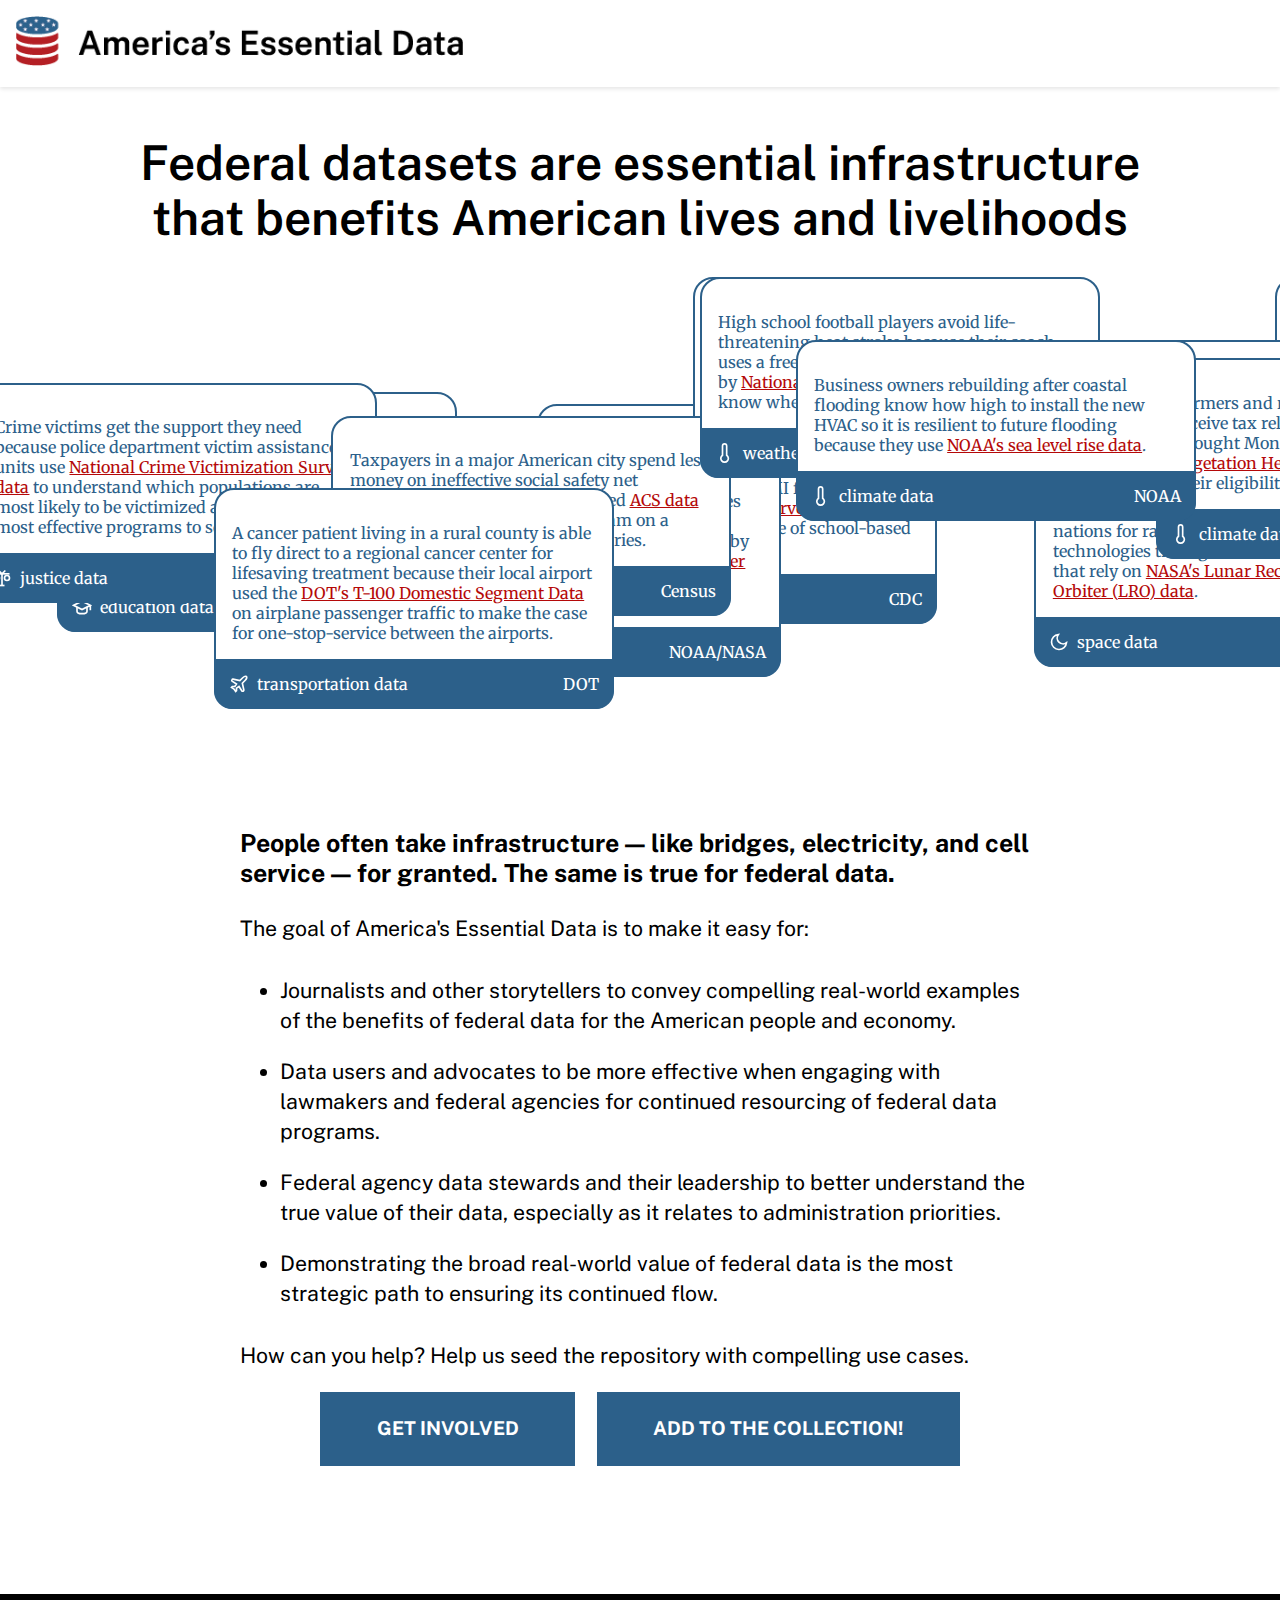
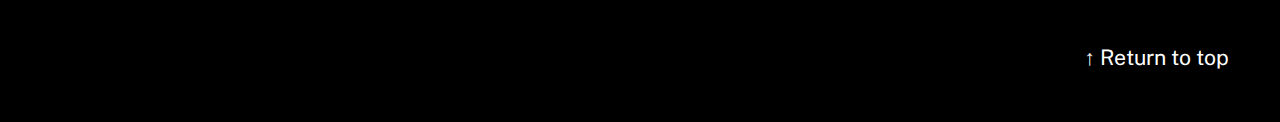
<file: index.html>
<!DOCTYPE html>
<html lang="en">

<head>
  <meta charset="UTF-8">
  <meta name="viewport" content="width=device-width, initial-scale=1.0">

  <link rel="icon" type="image/png" href="images/favicon-32x32.png" sizes="32x32" />
  <link rel="icon" type="image/png" href="images/favicon-16x16.png" sizes="16x16" />
  <link rel="shortcut icon" href="images/favicon.ico" />

  <meta http-equiv="X-UA-Compatible" content="ie=edge">
  <meta name="language" content="English">

  <title>America's Essential Data</title>
  <meta name="author" content="Concerned Citizens">
  <meta name="title" content="America's Essential Data" />
  <meta name="description"
    content="Highlighting examples of how our essential public data serve the American people." />
  <meta name="keywords" content="politics, data">
  <meta name="robots" content="index, follow">
  <meta property="og:type" content="website" />
  <meta property="og:url" content="https://essentialdata.us" />
  <meta property="og:title" content="America's Essential Data" />
  <meta property="og:description"
    content="Highlighting examples of how our essential public data serve the American people." />
  <meta property="og:image" content="https://essentialdata.us/banner.png" />
  <meta property="twitter:card" content="summary_large_image" />
  <meta property="twitter:url" content="https://essentialdata.us" />
  <meta property="twitter:title" content="America's Essential" />
  <meta property="twitter:description"
    content="Highlighting examples of how our essential public data serve the American people." />
  <meta property="twitter:image" content="https://essentialdata.us/banner.png" />
<!--
  <script defer src="https://cloud.umami.is/script.js" data-website-id="73a734f7-66d4-41f9-af89-48fe99610b3d"></script>
-->
  <link rel="stylesheet" href="css.css">
</head>

<body>
  <header id="site-header">
    <div class="logo-container">
      <a href="https://essentialdata.us">
        <img src="AED.png" alt="America's Essential Data Logo" id="logo">
      </a>
    </div>
    <div class="menu-placeholder">
      <!-- Future menu will go here -->
    </div>
  </header>
  
  <div id="header">
    <h1>Federal datasets are essential infrastructure that benefits American lives and livelihoods</h1>
  </div>
  <div id="storyGallery">
    <!-- Story 1: Evacuation Bus -->
    <div class="story">
      <p>People without vehicles have a seat on the evacuation bus because the city used <a href="https://www.census.gov/programs-surveys/acs" target="_blank">American Community Survey data</a> to anticipate who would need help when a hurricane approached.</p>
    
      <div class="story-footer">
        <div class="story-tag">
          <svg xmlns="http://www.w3.org/2000/svg" viewBox="0 0 24 24" fill="none" stroke="currentColor" stroke-width="2">
            <!-- Person icon -->
            <path d="M20 21v-2a4 4 0 0 0-4-4H8a4 4 0 0 0-4 4v2"></path>
            <circle cx="12" cy="7" r="4"></circle>
          </svg>
          <span>demographic data</span>
        </div>
        <div class="story-source">Census</div>
      </div>
    </div>

    <!-- Story 2: Drought Tax Relief -->
    <div class="story">
      <p>Farmers and ranchers hit hard by drought receive tax relief because they use the US Drought Monitor, which depends on <a href="https://www.star.nesdis.noaa.gov/smcd/emb/vci/VH/vh_ftp.php" target="_blank">NOAA's Vegetation Health Index data</a>, to demonstrate their eligibility for an IRS program.</p>

      <div class="story-footer">
	<div class="story-tag">
	  <svg xmlns="http://www.w3.org/2000/svg" viewBox="0 0 24 24" fill="none" stroke="currentColor" stroke-width="2">
            <!-- Weather icon (thermometer) -->
            <path d="M14 14.76V3.5a2.5 2.5 0 0 0-5 0v11.26a4.5 4.5 0 1 0 5 0z"></path>
	  </svg>
	  <span>climate data</span>
	</div>
	<div class="story-source">NOAA</div>
      </div>
    </div>
    
    <!-- Story 3: Opioid Settlement -->
    <div class="story">
      <p>Communities across the US received $26B for opioid treatment and prevention in a settlement with prescription opioid producers because state Attorneys General used <a href="https://data.medicaid.gov/" target="_blank">CMS Medicaid data</a> to determine the state costs of RX opioid misuse.</p>
      
      <div class="story-footer">
        <div class="story-tag">
	  <svg xmlns="http://www.w3.org/2000/svg" viewBox="0 0 24 24" fill="none" stroke="currentColor" stroke-width="2">
            <!-- Health/Heart icon -->
            <path d="M20.84 4.61a5.5 5.5 0 0 0-7.78 0L12 5.67l-1.06-1.06a5.5 5.5 0 0 0-7.78 7.78l1.06 1.06L12 21.23l7.78-7.78 1.06-1.06a5.5 5.5 0 0 0 0-7.78z"></path>
	  </svg>
          <span>health data</span>
        </div>
        <div class="story-source">CMS</div>
      </div>
    </div>
    
    <!-- Story 4: Coastal Flooding/HVAC -->
    <div class="story">
      <p>Business owners rebuilding after coastal flooding know how high to install the new HVAC so it is resilient to future flooding because they use <a href="https://coast.noaa.gov/slr/" target="_blank">NOAA's sea level rise data</a>.</p>
      
      <div class="story-footer">
	<div class="story-tag">
	  <svg xmlns="http://www.w3.org/2000/svg" viewBox="0 0 24 24" fill="none" stroke="currentColor" stroke-width="2">
            <!-- Weather icon (thermometer) -->
            <path d="M14 14.76V3.5a2.5 2.5 0 0 0-5 0v11.26a4.5 4.5 0 1 0 5 0z"></path>
	  </svg>
	  <span>climate data</span>
	</div>
	<div class="story-source">NOAA</div>
      </div>
    </div>
    
    <!-- Story 5: Football / Heat Index -->
    <div class="story">
      <p>High school football players avoid life-threatening heat stroke because their coach uses a free commercial weather app powered by <a href="https://www.weather.gov/ama/heatindex" target="_blank">National Weather Service heat index data</a> to know when to move practice inside.</p>
    
      <div class="story-footer">
        <div class="story-tag">
          <svg xmlns="http://www.w3.org/2000/svg" viewBox="0 0 24 24" fill="none" stroke="currentColor" stroke-width="2">
            <!-- Thermometer/Heat icon -->
            <path d="M14 14.76V3.5a2.5 2.5 0 0 0-5 0v11.26a4.5 4.5 0 1 0 5 0z"></path>
          </svg>
          <span>weather data</span>
        </div>
        <div class="story-source">NWS</div>
      </div>
    </div>
    
    <!-- Story 6: Grocery Inventory -->
    <div class="story">
      <p>Grocery chains optimize their inventory – and their bottom line – by using <a href="https://www.census.gov/programs-surveys/acs" target="_blank">ACS data</a> on race/ethnicity, income level, and age to stock products based upon projected local demand.</p>
      
      <div class="story-footer">
        <div class="story-tag">
          <svg xmlns="http://www.w3.org/2000/svg" viewBox="0 0 24 24" fill="none" stroke="currentColor" stroke-width="2">
            <!-- People/Community icon -->
            <path d="M17 21v-2a4 4 0 0 0-4-4H5a4 4 0 0 0-4 4v2"></path>
            <circle cx="9" cy="7" r="4"></circle>
            <path d="M23 21v-2a4 4 0 0 0-3-3.87"></path>
            <path d="M16 3.13a4 4 0 0 1 0 7.75"></path>
          </svg>
          <span>demographic data</span>
        </div>
        <div class="story-source">Census</div>
      </div>
    </div>
    
    <!-- Story 7: AI Emergency Response -->
    <div class="story">
      <p>A small veteran-owned AI company, enables first responders to more quickly deploy resources to save lives during emergencies by using the <a href="https://vlab.noaa.gov/web/mdl/nbm" target="_blank">National Blend Model</a> and <a href="https://nuwrf.gsfc.nasa.gov/wrf" target="_blank">Weather Research & Forecasting Model</a> in their decision-support tool.</p>
      
      <div class="story-footer">
        <div class="story-tag">
	  <svg xmlns="http://www.w3.org/2000/svg" viewBox="0 0 24 24" fill="none" stroke="currentColor" stroke-width="2">
            <!-- Weather icon (thermometer) -->
            <path d="M14 14.76V3.5a2.5 2.5 0 0 0-5 0v11.26a4.5 4.5 0 1 0 5 0z"></path>
	  </svg>
          <span>weather data</span>
        </div>
        <div class="story-source">NOAA/NASA</div>
      </div>
    </div>
    
    <!-- Story 8: Social Safety Net -->
    <div class="story">
      <p>Taxpayers in a major American city spend less money on ineffective social safety net programs because a university used <a href="https://www.census.gov/programs-surveys/acs" target="_blank">ACS data</a> to evaluate the impacts of a program on a representative sample of beneficiaries.</p>
      
      <div class="story-footer">
        <div class="story-tag">
          <svg xmlns="http://www.w3.org/2000/svg" viewBox="0 0 24 24" fill="none" stroke="currentColor" stroke-width="2">
            <!-- Chart/Analysis icon -->
            <polyline points="22 12 18 12 15 21 9 3 6 12 2 12"></polyline>
          </svg>
          <span>demographic data</span>
        </div>
        <div class="story-source">Census</div>
      </div>
    </div>
    
    <!-- Story 9: Cancer Patient -->
    <div class="story">
      <p>A cancer patient living in a rural county is able to fly direct to a regional cancer center for lifesaving treatment because their local airport used the <a href="https://www.bts.gov/browse-statistical-products-and-data/bts-publications/data-bank-28ds-t-100-domestic-segment-data" target="_blank">DOT's T-100 Domestic Segment Data</a> on airplane passenger traffic to make the case for one-stop-service between the airports.</p>
      
      <div class="story-footer">
        <div class="story-tag">
	  <svg xmlns="http://www.w3.org/2000/svg" viewBox="0 0 24 24" fill="none" stroke="currentColor" stroke-width="2">
            <!-- Transportation/Airplane icon -->
            <path d="M17.8 19.2L16 11l3.5-3.5C21 6 21.5 4 21 3c-1-.5-3 0-4.5 1.5L13 8 4.8 6.2c-.5-.1-.9.1-1.1.5l-.3.5c-.2.5-.1 1 .3 1.3L9 12l-2 3H4l-1 1 3 2 2 3 1-1v-3l3-2 3.5 5.3c.3.4.8.5 1.3.3l.5-.2c.4-.3.6-.7.5-1.2z"></path>
	  </svg>
          <span>transportation data</span>
        </div>
        <div class="story-source">DOT</div>
      </div>
    </div>
    
    <!-- Story 10: Space Economy -->
    <div class="story">
      <p>America's new space economy is positioned to reduce American dependence on foreign nations for rare earth minerals used in modern technologies through moon mining missions that rely on <a href="https://science.nasa.gov/mission/lro/about/" target="_blank">NASA's Lunar Reconnaissance Orbiter (LRO) data</a>.</p>
      
      <div class="story-footer">
        <div class="story-tag">
          <svg xmlns="http://www.w3.org/2000/svg" viewBox="0 0 24 24" fill="none" stroke="currentColor" stroke-width="2">
            <!-- Space/Moon icon -->
            <path d="M21 12.79A9 9 0 1 1 11.21 3 7 7 0 0 0 21 12.79z"></path>
          </svg>
          <span>space data</span>
        </div>
        <div class="story-source">NASA</div>
      </div>
    </div>
    
    <!-- Story 11: School Quality -->
    <div class="story">
      <p>When relocating to a new city for their work, parents can find an apartment on Zillow near a local school with great disability resources using Zillow's school quality rating tool powered by the <a href="https://civilrightsdata.ed.gov/" target="_blank">Department of Education's Civil Rights Data Collection</a> through <a href="https://greatschools.zendesk.com/hc/en-us/articles/115004775386-How-often-we-update-CRDC-data" target="_blank">GreatSchools.org</a>.</p>
      
      <div class="story-footer">
        <div class="story-tag">
          <svg xmlns="http://www.w3.org/2000/svg" viewBox="0 0 24 24" fill="none" stroke="currentColor" stroke-width="2">
            <!-- Education/School icon -->
            <path d="M22 10v6M2 10l10-5 10 5-10 5z"></path>
            <path d="M6 12v5c0 2 2 3 6 3s6-1 6-3v-5"></path>
          </svg>
          <span>education data</span>
        </div>
        <div class="story-source">Dept of Ed</div>
      </div>
    </div>
    
    <!-- Story 12: Crime Trends -->
    <div class="story">
      <p>The American people get the real story on crime trends because the <a href="https://bjs.ojp.gov/data-collection/ncvs" target="_blank">National Crime Victimization Survey</a> captures crimes that are not reported to police.</p>
  
      <div class="story-footer">
	<div class="story-tag">
	  <svg xmlns="http://www.w3.org/2000/svg" viewBox="0 0 24 24" fill="none" stroke="currentColor" stroke-width="2">
            <!-- Justice/Scales icon -->
            <polyline points="8 3 12 7 16 3"></polyline>
            <line x1="12" y1="7" x2="12" y2="21"></line>
            <path d="M9 21h6"></path>
            <path d="M3 7h18"></path>
            <circle cx="6" cy="12" r="3"></circle>
            <circle cx="18" cy="12" r="3"></circle>
	  </svg>
	  <span>justice data</span>
	</div>
	<div class="story-source">DOJ</div>
      </div>
    </div>
    
    <!-- Story 13: Crime Victim Support -->
    <div class="story">
      <p>Crime victims get the support they need because police department victim assistance units use <a href="https://bjs.ojp.gov/data-collection/ncvs" target="_blank">National Crime Victimization Survey data</a> to understand which populations are most likely to be victimized and design the most effective programs to serve them.</p>
  
      <div class="story-footer">
	<div class="story-tag">
	  <svg xmlns="http://www.w3.org/2000/svg" viewBox="0 0 24 24" fill="none" stroke="currentColor" stroke-width="2">
            <!-- Justice/Scales icon -->
            <polyline points="8 3 12 7 16 3"></polyline>
            <line x1="12" y1="7" x2="12" y2="21"></line>
            <path d="M9 21h6"></path>
            <path d="M3 7h18"></path>
            <circle cx="6" cy="12" r="3"></circle>
            <circle cx="18" cy="12" r="3"></circle>
	  </svg>
	  <span>justice data</span>
	</div>
	<div class="story-source">DOJ</div>
      </div>
</div>
    
    <!-- Story 14: Children's Health -->
    <div class="story">
      <p>Children with chronic health conditions such as obesity and diabetes will get healthier when policymakers use data on BMI from the <a href="https://www.cdc.gov/nchs/nhis/index.html" target="_blank">National Health Interview Survey</a> to evaluate and improve the performance of school-based nutrition programs.</p>
      
      <div class="story-footer">
        <div class="story-tag">
          <svg xmlns="http://www.w3.org/2000/svg" viewBox="0 0 24 24" fill="none" stroke="currentColor" stroke-width="2">
            <!-- Health/Heart icon -->
            <path d="M20.84 4.61a5.5 5.5 0 0 0-7.78 0L12 5.67l-1.06-1.06a5.5 5.5 0 0 0-7.78 7.78l1.06 1.06L12 21.23l7.78-7.78 1.06-1.06a5.5 5.5 0 0 0 0-7.78z"></path>
          </svg>
          <span>health data</span>
        </div>
        <div class="story-source">CDC</div>
      </div>
    </div>
    
    <!-- Story 15: Economic Opportunity -->
    <div class="story">
      <p>State officials use <a href="https://www.census.gov/programs-surveys/sipp.html" target="_blank">Survey of Income and Program Participation (SIPP) data</a> to prioritize cost-effective programming to promote economic opportunity, such as job training programs, commuting vouchers.</p>
    
      <div class="story-footer">
        <div class="story-tag">
          <svg xmlns="http://www.w3.org/2000/svg" viewBox="0 0 24 24" fill="none" stroke="currentColor" stroke-width="2">
            <!-- Money/Economy icon -->
            <circle cx="12" cy="12" r="10"></circle>
            <line x1="12" y1="8" x2="12" y2="16"></line>
            <line x1="8" y1="12" x2="16" y2="12"></line>
          </svg>
          <span>economic data</span>
        </div>
        <div class="story-source">Census</div>
      </div>
    </div>
    
    <!-- Story 16: Home Healthcare Products -->
    <div class="story">
      <p>A company developing a new line of home healthcare products uses <a href="https://www.census.gov/programs-surveys/ahs.html" target="_blank">American Housing Survey data</a> on the aging-in-place movement (home modifications, accessibility features) combined with <a href="https://www.cdc.gov/nchs/nhis/index.html" target="_blank">National Health Interview Survey data</a> on common health conditions among seniors to tailor their product design and marketing.</p>
    
      <div class="story-footer">
        <div class="story-tag">
          <svg xmlns="http://www.w3.org/2000/svg" viewBox="0 0 24 24" fill="none" stroke="currentColor" stroke-width="2">
            <!-- Home/Healthcare icon -->
            <path d="M3 9l9-7 9 7v11a2 2 0 0 1-2 2H5a2 2 0 0 1-2-2z"></path>
            <polyline points="9 22 9 12 15 12 15 22"></polyline>
          </svg>
          <span>housing & health data</span>
        </div>
        <div class="story-source">Census/CDC</div>
      </div>
    </div>

    <!-- End of stories -->
  </div>

  <div class="content-container">
    <h3>People often take infrastructure &mdash; like bridges, electricity, and cell service &mdash; for granted. The same is true for federal data.</h3>

    <p>The goal of America's Essential Data is to make it easy for:</p>

    <ul>
      <li>Journalists and other storytellers to convey compelling real-world examples of the benefits of federal data for the American people and economy.</li>
      <li>Data users and advocates to be more effective when engaging with lawmakers and federal agencies for continued resourcing of federal data programs.</li>
      <li>Federal agency data stewards and their leadership to better understand the true value of their data, especially as it relates to administration priorities.</li>
      <li>Demonstrating the broad real-world value of federal data is the most strategic path to ensuring its continued flow.</li>
    </ul>

    <p>How can you help? Help us seed the repository with compelling use cases.</p>

    <div class="actionButtons">
      <a class="actionButton" href="./getinvolved.html">
	<div>Get involved</div>
      </a>
      <a class="actionButton" href="https://uses.essentialdata.us">
	<div>Add to the collection!</div>
      </a>
    </div>

  </div>
  <div id="citations">
    <div class="jump"><a href="#" style="color:white;"> &ShortUpArrow; Return to top</a></div>
<!--
    <div class="citation"><b>Latest News</b></div>
    <div class="citation">"The cuts affected about 70 product and account managers; procurement specialists; user
      interface engineers; researchers; and front-end, content and service designers, said a GSA manager who, like other
      government workers in this story, spoke anonymously to avoid retribution."
      <a
        href="https://www.politico.com/news/2025/03/01/general-services-administration-cuts-tech-unit-00206860">(Politico)</a>
    </div>
    <div class="citation">"More than 880 probationary employees of the National Oceanic and Atmospheric Administration –
      which forecasts the nation’s weather and protects ocean species – began falling victim to the federal firings on
      Thursday."
      <a
        href="https://www.usatoday.com/story/news/nation/2025/02/27/mass-job-cuts-hit-noaa-parent-agency-of-nws/80173611007/">(USA
        Today)</a>
    </div>
-->
<!--    <div id="privacyLink"><a href="privacy"><b>Privacy Policy</b></a></div> -->
  </div>
  <script src="js.js"></script>
</body>

</html>
</file>
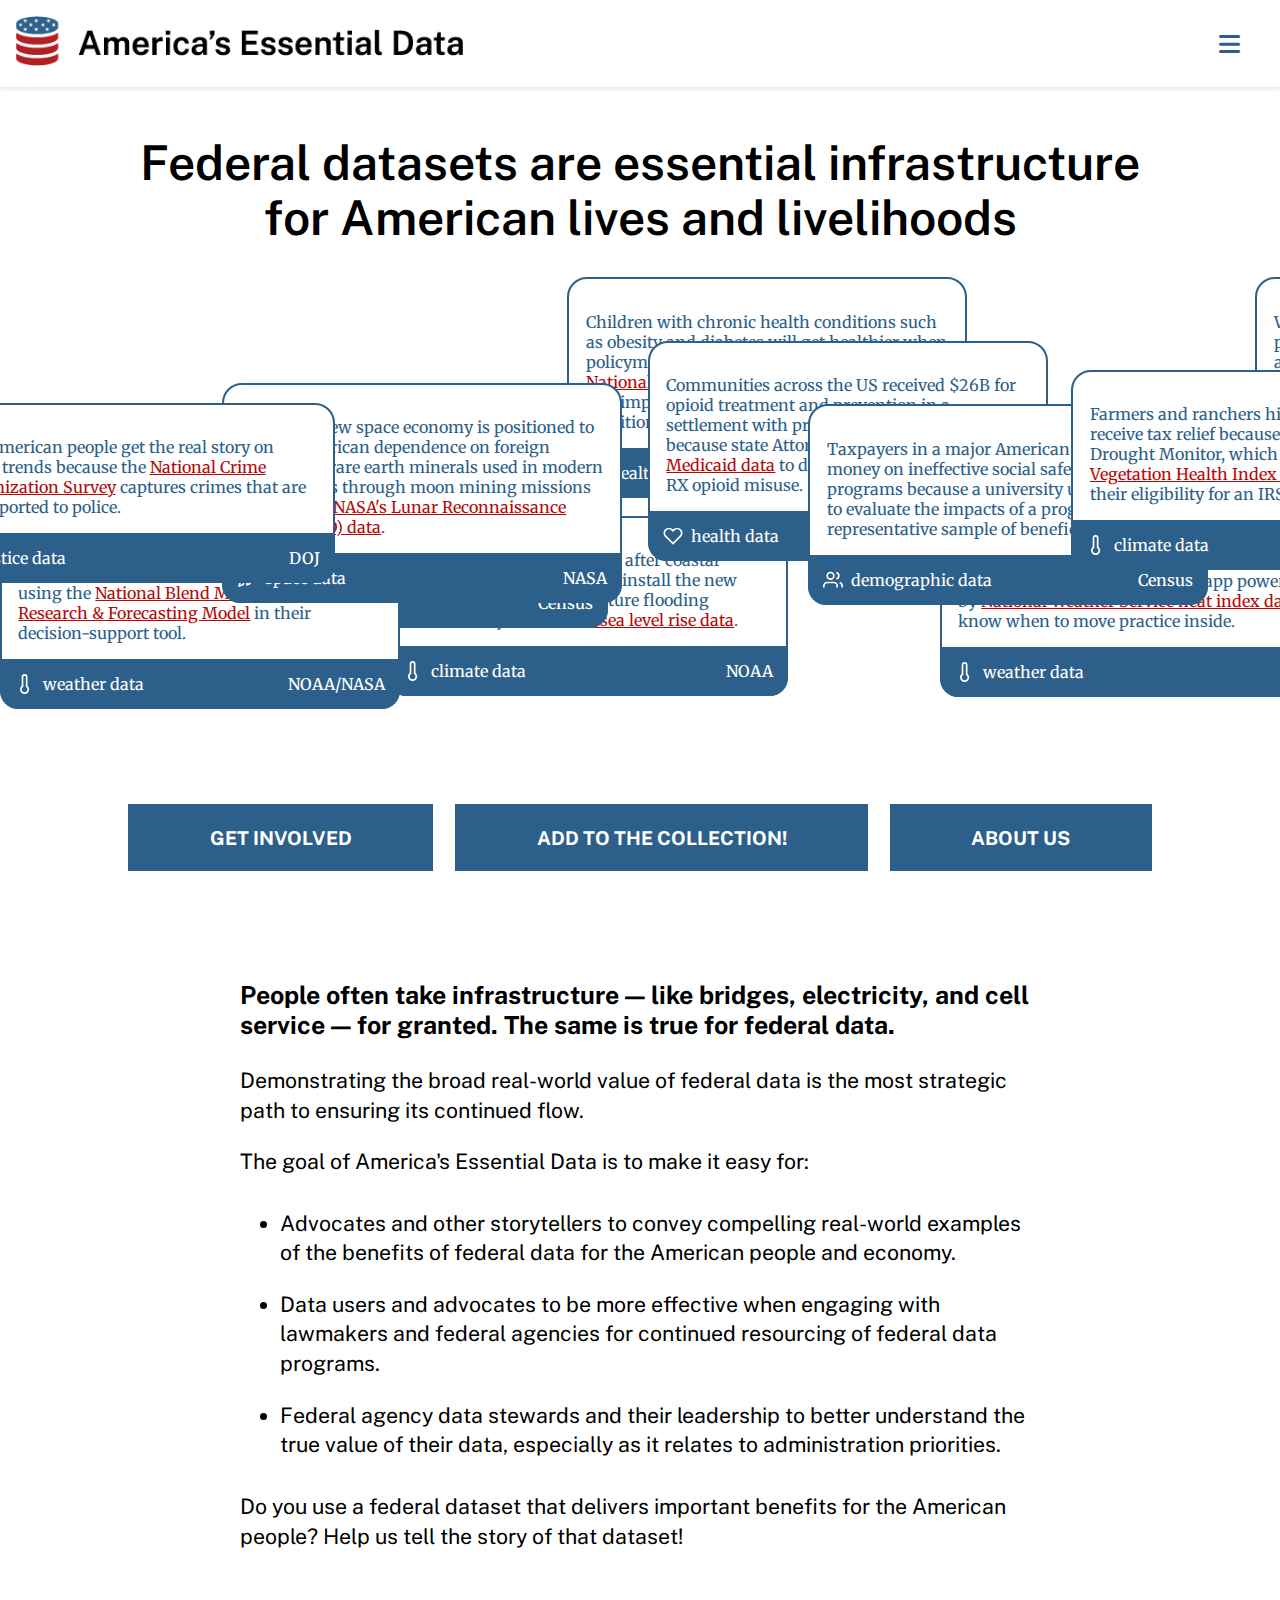
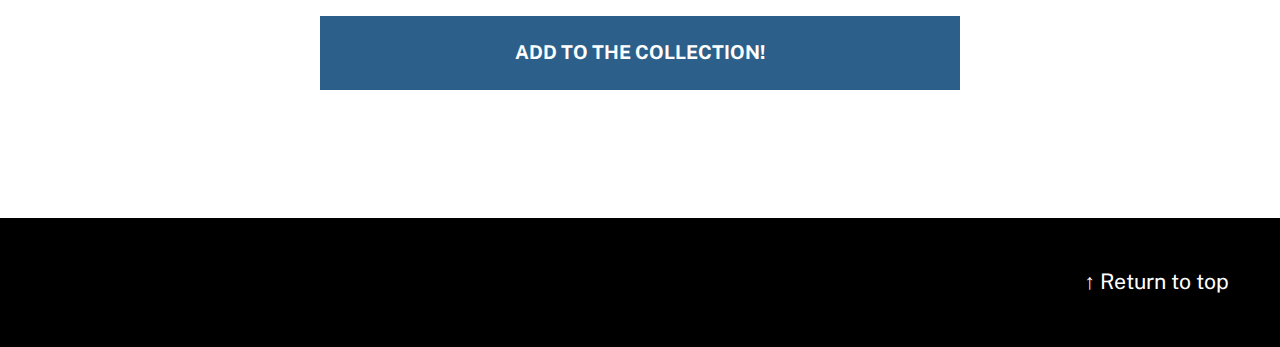
<file: static/index.html>
<!DOCTYPE html>
<html lang="en">

<head>
  <meta charset="UTF-8">
  <meta name="viewport" content="width=device-width, initial-scale=1.0">

  <link rel="icon" type="image/png" href="images/favicon-32x32.png" sizes="32x32" />
  <link rel="icon" type="image/png" href="images/favicon-16x16.png" sizes="16x16" />
  <link rel="shortcut icon" href="images/favicon.ico" />

  <meta http-equiv="X-UA-Compatible" content="ie=edge">
  <meta name="language" content="English">

  <title>America's Essential Data</title>
  <meta name="author" content="Concerned Citizens">
  <meta name="title" content="America's Essential Data" />
  <meta name="description"
    content="Highlighting examples of how our essential public data serve the American people." />
  <meta name="keywords" content="politics, data">
  <meta name="robots" content="index, follow">
  <meta property="og:type" content="website" />
  <meta property="og:url" content="https://essentialdata.us" />
  <meta property="og:title" content="America's Essential Data" />
  <meta property="og:description"
    content="Highlighting examples of how our essential public data serve the American people." />
  <meta property="og:image" content="https://essentialdata.us/images/banner.png" />
  <meta property="twitter:card" content="summary_large_image" />
  <meta property="twitter:url" content="https://essentialdata.us" />
  <meta property="twitter:title" content="America's Essential" />
  <meta property="twitter:description"
    content="Highlighting examples of how our essential public data serve the American people." />
  <meta property="twitter:image" content="https://essentialdata.us/images/banner.png" />
  <script defer src="https://cloud.umami.is/script.js" data-website-id="fe1c195d-86dd-4dfc-94a5-b50ed6184982"></script>
  <link rel="stylesheet" href="css.css">
  <!-- Font Awesome for hamburger menu icon -->
  <link rel="stylesheet" href="https://cdnjs.cloudflare.com/ajax/libs/font-awesome/6.0.0/css/all.min.css">
  <script src="js.js"></script>
</head>

<body>
  <header id="site-header">
    <div class="logo-container">
      <a href="https://essentialdata.us">
        <img src="images/AED.png" alt="America's Essential Data Logo" id="logo">
      </a>
    </div>
    <div class="hamburger-menu">
      <button class="menu-toggle" aria-label="Toggle navigation menu">
        <i class="fas fa-bars"></i>
      </button>
      <nav class="site-nav">
        <ul>
          <li><a href="index.html" class="active">Home</a></li>
          <li><a href="about-us.html">About Us</a></li>
          <li><a href="getinvolved.html">Get Involved</a></li>
        </ul>
      </nav>
    </div>
  </header>
  
  <div id="header">
    <h1>Federal datasets are essential infrastructure for American lives and livelihoods</h1>
  </div>
  <div id="storyGallery">
    <!-- Story 1: Evacuation Bus -->
    <div class="story">
      <p>People without vehicles have a seat on the evacuation bus because the city used <a href="https://www.census.gov/programs-surveys/acs" target="_blank">American Community Survey data</a> to anticipate who would need help when a hurricane approached.</p>
    
      <div class="story-footer">
        <div class="story-tag">
          <svg xmlns="http://www.w3.org/2000/svg" viewBox="0 0 24 24" fill="none" stroke="currentColor" stroke-width="2">
            <!-- Person icon -->
            <path d="M20 21v-2a4 4 0 0 0-4-4H8a4 4 0 0 0-4 4v2"></path>
            <circle cx="12" cy="7" r="4"></circle>
          </svg>
          <span>demographic data</span>
        </div>
        <div class="story-source">Census</div>
      </div>
    </div>

    <!-- Story 2: Drought Tax Relief -->
    <div class="story">
      <p>Farmers and ranchers hit hard by drought receive tax relief because they use the US Drought Monitor, which depends on <a href="https://www.star.nesdis.noaa.gov/smcd/emb/vci/VH/vh_ftp.php" target="_blank">NOAA's Vegetation Health Index data</a>, to demonstrate their eligibility for an IRS program.</p>

      <div class="story-footer">
	<div class="story-tag">
	  <svg xmlns="http://www.w3.org/2000/svg" viewBox="0 0 24 24" fill="none" stroke="currentColor" stroke-width="2">
            <!-- Weather icon (thermometer) -->
            <path d="M14 14.76V3.5a2.5 2.5 0 0 0-5 0v11.26a4.5 4.5 0 1 0 5 0z"></path>
	  </svg>
	  <span>climate data</span>
	</div>
	<div class="story-source">NOAA</div>
      </div>
    </div>
    
    <!-- Story 3: Opioid Settlement -->
    <div class="story">
      <p>Communities across the US received $26B for opioid treatment and prevention in a settlement with prescription opioid producers because state Attorneys General used <a href="https://data.medicaid.gov/" target="_blank">CMS Medicaid data</a> to determine the state costs of RX opioid misuse.</p>
      
      <div class="story-footer">
        <div class="story-tag">
	  <svg xmlns="http://www.w3.org/2000/svg" viewBox="0 0 24 24" fill="none" stroke="currentColor" stroke-width="2">
            <!-- Health/Heart icon -->
            <path d="M20.84 4.61a5.5 5.5 0 0 0-7.78 0L12 5.67l-1.06-1.06a5.5 5.5 0 0 0-7.78 7.78l1.06 1.06L12 21.23l7.78-7.78 1.06-1.06a5.5 5.5 0 0 0 0-7.78z"></path>
	  </svg>
          <span>health data</span>
        </div>
        <div class="story-source">CMS</div>
      </div>
    </div>
    
    <!-- Story 4: Coastal Flooding/HVAC -->
    <div class="story">
      <p>Business owners rebuilding after coastal flooding know how high to install the new HVAC so it is resilient to future flooding because they use <a href="https://coast.noaa.gov/slr/" target="_blank">NOAA's sea level rise data</a>.</p>
      
      <div class="story-footer">
	<div class="story-tag">
	  <svg xmlns="http://www.w3.org/2000/svg" viewBox="0 0 24 24" fill="none" stroke="currentColor" stroke-width="2">
            <!-- Weather icon (thermometer) -->
            <path d="M14 14.76V3.5a2.5 2.5 0 0 0-5 0v11.26a4.5 4.5 0 1 0 5 0z"></path>
	  </svg>
	  <span>climate data</span>
	</div>
	<div class="story-source">NOAA</div>
      </div>
    </div>
    
    <!-- Story 5: Football / Heat Index -->
    <div class="story">
      <p>High school football players avoid life-threatening heat stroke because their coach uses a free commercial weather app powered by <a href="https://www.weather.gov/ama/heatindex" target="_blank">National Weather Service heat index data</a> to know when to move practice inside.</p>
    
      <div class="story-footer">
        <div class="story-tag">
          <svg xmlns="http://www.w3.org/2000/svg" viewBox="0 0 24 24" fill="none" stroke="currentColor" stroke-width="2">
            <!-- Thermometer/Heat icon -->
            <path d="M14 14.76V3.5a2.5 2.5 0 0 0-5 0v11.26a4.5 4.5 0 1 0 5 0z"></path>
          </svg>
          <span>weather data</span>
        </div>
        <div class="story-source">NWS</div>
      </div>
    </div>
    
    <!-- Story 6: Grocery Inventory -->
    <div class="story">
      <p>Grocery chains optimize their inventory – and their bottom line – by using <a href="https://www.census.gov/programs-surveys/acs" target="_blank">ACS data</a> on race/ethnicity, income level, and age to stock products based upon projected local demand.</p>
      
      <div class="story-footer">
        <div class="story-tag">
          <svg xmlns="http://www.w3.org/2000/svg" viewBox="0 0 24 24" fill="none" stroke="currentColor" stroke-width="2">
            <!-- People/Community icon -->
            <path d="M17 21v-2a4 4 0 0 0-4-4H5a4 4 0 0 0-4 4v2"></path>
            <circle cx="9" cy="7" r="4"></circle>
            <path d="M23 21v-2a4 4 0 0 0-3-3.87"></path>
            <path d="M16 3.13a4 4 0 0 1 0 7.75"></path>
          </svg>
          <span>demographic data</span>
        </div>
        <div class="story-source">Census</div>
      </div>
    </div>
    
    <!-- Story 7: AI Emergency Response -->
    <div class="story">
      <p>A small veteran-owned AI company enables first responders to more quickly deploy resources to save lives during emergencies by using the <a href="https://vlab.noaa.gov/web/mdl/nbm" target="_blank">National Blend Model</a> and <a href="https://nuwrf.gsfc.nasa.gov/wrf" target="_blank">Weather Research & Forecasting Model</a> in their decision-support tool.</p>
      
      <div class="story-footer">
        <div class="story-tag">
	  <svg xmlns="http://www.w3.org/2000/svg" viewBox="0 0 24 24" fill="none" stroke="currentColor" stroke-width="2">
            <!-- Weather icon (thermometer) -->
            <path d="M14 14.76V3.5a2.5 2.5 0 0 0-5 0v11.26a4.5 4.5 0 1 0 5 0z"></path>
	  </svg>
          <span>weather data</span>
        </div>
        <div class="story-source">NOAA/NASA</div>
      </div>
    </div>
    
    <!-- Story 8: Social Safety Net -->
    <div class="story">
      <p>Taxpayers in a major American city spend less money on ineffective social safety net programs because a university used <a href="https://www.census.gov/programs-surveys/acs" target="_blank">ACS data</a> to evaluate the impacts of a program on a representative sample of beneficiaries.</p>
      
      <div class="story-footer">
        <div class="story-tag">
          <svg xmlns="http://www.w3.org/2000/svg" viewBox="0 0 24 24" fill="none" stroke="currentColor" stroke-width="2">
            <!-- People/Community icon -->
            <path d="M17 21v-2a4 4 0 0 0-4-4H5a4 4 0 0 0-4 4v2"></path>
            <circle cx="9" cy="7" r="4"></circle>
            <path d="M23 21v-2a4 4 0 0 0-3-3.87"></path>
            <path d="M16 3.13a4 4 0 0 1 0 7.75"></path>
          </svg>
          <span>demographic data</span>
        </div>
        <div class="story-source">Census</div>
      </div>
    </div>
    
    <!-- Story 9: Cancer Patient -->
    <div class="story">
      <p>A cancer patient living in a rural county is able to fly direct to a regional cancer center for lifesaving treatment because their local airport used the <a href="https://www.bts.gov/browse-statistical-products-and-data/bts-publications/data-bank-28ds-t-100-domestic-segment-data" target="_blank">DOT's T-100 Domestic Segment Data</a> on airplane passenger traffic to make the case for one-stop-service between the airports.</p>
      
      <div class="story-footer">
        <div class="story-tag">
	  <svg xmlns="http://www.w3.org/2000/svg" viewBox="0 0 24 24" fill="none" stroke="currentColor" stroke-width="2">
            <!-- Transportation/Airplane icon -->
            <path d="M17.8 19.2L16 11l3.5-3.5C21 6 21.5 4 21 3c-1-.5-3 0-4.5 1.5L13 8 4.8 6.2c-.5-.1-.9.1-1.1.5l-.3.5c-.2.5-.1 1 .3 1.3L9 12l-2 3H4l-1 1 3 2 2 3 1-1v-3l3-2 3.5 5.3c.3.4.8.5 1.3.3l.5-.2c.4-.3.6-.7.5-1.2z"></path>
	  </svg>
          <span>transportation data</span>
        </div>
        <div class="story-source">DOT</div>
      </div>
    </div>
    
    <!-- Story 10: Space Economy -->
    <div class="story">
      <p>America's new space economy is positioned to reduce American dependence on foreign nations for rare earth minerals used in modern technologies through moon mining missions that rely on <a href="https://science.nasa.gov/mission/lro/about/" target="_blank">NASA's Lunar Reconnaissance Orbiter (LRO) data</a>.</p>
      
      <div class="story-footer">
        <div class="story-tag">
	  <svg xmlns="http://www.w3.org/2000/svg" viewBox="0 0 24 24" fill="none" stroke="currentColor" stroke-width="2">
            <!-- Rocket/Space icon -->
            <path d="M4.5 16.5c-1.5 1.26-2 5-2 5s3.74-.5 5-2c.71-.84.7-2.13-.09-2.91a2.18 2.18 0 0 0-2.91-.09z"></path>
            <path d="M12 15l-3-3a22 22 0 0 1 2-3.95A12.88 12.88 0 0 1 22 2c0 2.72-.78 7.5-6 11a22.35 22.35 0 0 1-4 2z"></path>
            <path d="M9 12H4s.55-3.03 2-4c1.62-1.08 5 0 5 0"></path>
            <path d="M12 15v5s3.03-.55 4-2c1.08-1.62 0-5 0-5"></path>
	  </svg>
          <span>space data</span>
        </div>
        <div class="story-source">NASA</div>
      </div>
    </div>
    
    <!-- Story 11: School Quality -->
    <div class="story">
      <p>When relocating to a new city for their work, parents can find an apartment on Zillow near a local school with great disability resources using Zillow's school quality rating tool powered by the <a href="https://civilrightsdata.ed.gov/" target="_blank">Department of Education's Civil Rights Data Collection</a> through <a href="https://greatschools.zendesk.com/hc/en-us/articles/115004775386-How-often-we-update-CRDC-data" target="_blank">GreatSchools.org</a>.</p>
      
      <div class="story-footer">
        <div class="story-tag">
          <svg xmlns="http://www.w3.org/2000/svg" viewBox="0 0 24 24" fill="none" stroke="currentColor" stroke-width="2">
            <!-- Education/School icon -->
            <path d="M22 10v6M2 10l10-5 10 5-10 5z"></path>
            <path d="M6 12v5c0 2 2 3 6 3s6-1 6-3v-5"></path>
          </svg>
          <span>education data</span>
        </div>
        <div class="story-source">Dept of Ed</div>
      </div>
    </div>
    
    <!-- Story 12: Crime Trends -->
    <div class="story">
      <p>The American people get the real story on crime trends because the <a href="https://bjs.ojp.gov/data-collection/ncvs" target="_blank">National Crime Victimization Survey</a> captures crimes that are not reported to police.</p>
  
      <div class="story-footer">
	<div class="story-tag">
	  <svg xmlns="http://www.w3.org/2000/svg" viewBox="0 0 24 24" fill="none" stroke="currentColor" stroke-width="2">
            <!-- Justice/Scales icon -->
            <polyline points="8 3 12 7 16 3"></polyline>
            <line x1="12" y1="7" x2="12" y2="21"></line>
            <path d="M9 21h6"></path>
            <path d="M3 7h18"></path>
            <circle cx="6" cy="12" r="3"></circle>
            <circle cx="18" cy="12" r="3"></circle>
	  </svg>
	  <span>justice data</span>
	</div>
	<div class="story-source">DOJ</div>
      </div>
    </div>
    
    <!-- Story 13: Crime Victim Support -->
    <div class="story">
      <p>Crime victims get the support they need because police department victim assistance units use <a href="https://bjs.ojp.gov/data-collection/ncvs" target="_blank">National Crime Victimization Survey data</a> to understand which populations are most likely to be victimized and design the most effective programs to serve them.</p>
  
      <div class="story-footer">
	<div class="story-tag">
	  <svg xmlns="http://www.w3.org/2000/svg" viewBox="0 0 24 24" fill="none" stroke="currentColor" stroke-width="2">
            <!-- Justice/Scales icon -->
            <polyline points="8 3 12 7 16 3"></polyline>
            <line x1="12" y1="7" x2="12" y2="21"></line>
            <path d="M9 21h6"></path>
            <path d="M3 7h18"></path>
            <circle cx="6" cy="12" r="3"></circle>
            <circle cx="18" cy="12" r="3"></circle>
	  </svg>
	  <span>justice data</span>
	</div>
	<div class="story-source">DOJ</div>
      </div>
</div>
    
    <!-- Story 14: Children's Health -->
    <div class="story">
      <p>Children with chronic health conditions such as obesity and diabetes will get healthier when policymakers use data on BMI from the <a href="https://www.cdc.gov/nchs/nhis/index.html" target="_blank">National Health Interview Survey</a> to evaluate and improve the performance of school-based nutrition programs.</p>
      
      <div class="story-footer">
        <div class="story-tag">
          <svg xmlns="http://www.w3.org/2000/svg" viewBox="0 0 24 24" fill="none" stroke="currentColor" stroke-width="2">
            <!-- Health/Heart icon -->
            <path d="M20.84 4.61a5.5 5.5 0 0 0-7.78 0L12 5.67l-1.06-1.06a5.5 5.5 0 0 0-7.78 7.78l1.06 1.06L12 21.23l7.78-7.78 1.06-1.06a5.5 5.5 0 0 0 0-7.78z"></path>
          </svg>
          <span>health data</span>
        </div>
        <div class="story-source">CDC</div>
      </div>
    </div>
    
    <!-- Story 15: Economic Opportunity -->
    <div class="story">
      <p>State officials use <a href="https://www.census.gov/programs-surveys/sipp.html" target="_blank">Survey of Income and Program Participation (SIPP) data</a> to prioritize cost-effective programming to promote economic opportunity, such as job training programs, commuting vouchers.</p>
    
      <div class="story-footer">
        <div class="story-tag">
	  <svg xmlns="http://www.w3.org/2000/svg" viewBox="0 0 24 24" fill="none" stroke="currentColor" stroke-width="2">
            <!-- Money/Dollar icon -->
            <path d="M12 1v22"></path>
            <path d="M17 5H9.5a3.5 3.5 0 0 0 0 7h5a3.5 3.5 0 0 1 0 7H6"></path>
	  </svg>
          <span>economic data</span>
        </div>
        <div class="story-source">Census</div>
      </div>
    </div>
    
    <!-- Story 16: Home Healthcare Products -->
    <div class="story">
      <p>A company developing a new line of home healthcare products uses <a href="https://www.census.gov/programs-surveys/ahs.html" target="_blank">American Housing Survey data</a> on the aging-in-place movement (home modifications, accessibility features) combined with <a href="https://www.cdc.gov/nchs/nhis/index.html" target="_blank">National Health Interview Survey data</a> on common health conditions among seniors to tailor their product design and marketing.</p>
    
      <div class="story-footer">
        <div class="story-tag">
          <svg xmlns="http://www.w3.org/2000/svg" viewBox="0 0 24 24" fill="none" stroke="currentColor" stroke-width="2">
            <!-- Home/Healthcare icon -->
            <path d="M3 9l9-7 9 7v11a2 2 0 0 1-2 2H5a2 2 0 0 1-2-2z"></path>
            <polyline points="9 22 9 12 15 12 15 22"></polyline>
          </svg>
          <span>housing & health data</span>
        </div>
        <div class="story-source">Census/CDC</div>
      </div>
    </div>
    
    <!-- Story 17: Water Well -->
    <div class="story">
      <p>A property owner in rural Louisiana identified the best location to dig a well using the <a href="https://www.usgs.gov/tools/national-water-information-system-nwis-mapper" target="_blank">USGS National Water Information System groundwater level data</a>.</p>
    
      <div class="story-footer">
        <div class="story-tag">
	  <svg xmlns="http://www.w3.org/2000/svg" viewBox="0 0 24 24" fill="none" stroke="currentColor" stroke-width="2">
            <!-- Globe circle -->
            <circle cx="12" cy="12" r="10"></circle>
            <!-- Latitude lines -->
            <path d="M2 12h20" stroke-linecap="round"></path>
            <!-- Longitude lines -->
            <path d="M12 2a15.3 15.3 0 0 1 4 10 15.3 15.3 0 0 1-4 10 15.3 15.3 0 0 1-4-10 15.3 15.3 0 0 1 4-10z" stroke-linecap="round"></path>
	  </svg>
          <span>environmental data</span>
        </div>
        <div class="story-source">USGS</div>
      </div>
    </div>

    <!-- End of stories -->

  </div>
    <div class="actionButtons">
      <a class="actionButton" href="./getinvolved.html">
	<div>Get involved</div>
      </a>
      <a class="actionButton" href="https://uses.essentialdata.us/jfe/form/SV_5pRb6IL0mvsHs8e">
	<div>Add to the collection!</div>
      </a>
      <a class="actionButton" href="./about-us.html">
	<div>About us</div>
      </a>
    </div>

  <div class="content-container">

    <h3>People often take infrastructure &mdash; like bridges, electricity, and cell service &mdash; for granted. The same is true for federal data.</h3>
    <p>Demonstrating the broad real-world value of federal data is the most strategic path to ensuring its continued flow.</p>
    <p>The goal of America's Essential Data is to make it easy for:</p>

    <ul>
      <li>Advocates and other storytellers to convey compelling real-world examples of the benefits of federal data for the American people and economy.</li>
      <li>Data users and advocates to be more effective when engaging with lawmakers and federal agencies for continued resourcing of federal data programs.</li>
      <li>Federal agency data stewards and their leadership to better understand the true value of their data, especially as it relates to administration priorities.</li>
    </ul>

    <p>Do you use a federal dataset that delivers important benefits for the American people? Help us tell the story of that dataset!</p>

    <div class="actionButtons">
      <a class="actionButton" href="https://uses.essentialdata.us/jfe/form/SV_5pRb6IL0mvsHs8e">
	<div>Add to the collection!</div>
      </a>
    </div>
  </div>
  <div id="citations">
    <div class="jump"><a href="#" style="color:white;"> &ShortUpArrow; Return to top</a></div>
<!--
    <div class="citation"><b>Latest News</b></div>
    <div class="citation">"The cuts affected about 70 product and account managers; procurement specialists; user
      interface engineers; researchers; and front-end, content and service designers, said a GSA manager who, like other
      government workers in this story, spoke anonymously to avoid retribution."
      <a
        href="https://www.politico.com/news/2025/03/01/general-services-administration-cuts-tech-unit-00206860">(Politico)</a>
    </div>
    <div class="citation">"More than 880 probationary employees of the National Oceanic and Atmospheric Administration –
      which forecasts the nation’s weather and protects ocean species – began falling victim to the federal firings on
      Thursday."
      <a
        href="https://www.usatoday.com/story/news/nation/2025/02/27/mass-job-cuts-hit-noaa-parent-agency-of-nws/80173611007/">(USA
        Today)</a>
    </div>
-->
<!--    <div id="privacyLink"><a href="privacy"><b>Privacy Policy</b></a></div> -->
  </div>

</body>

</html>
</file>
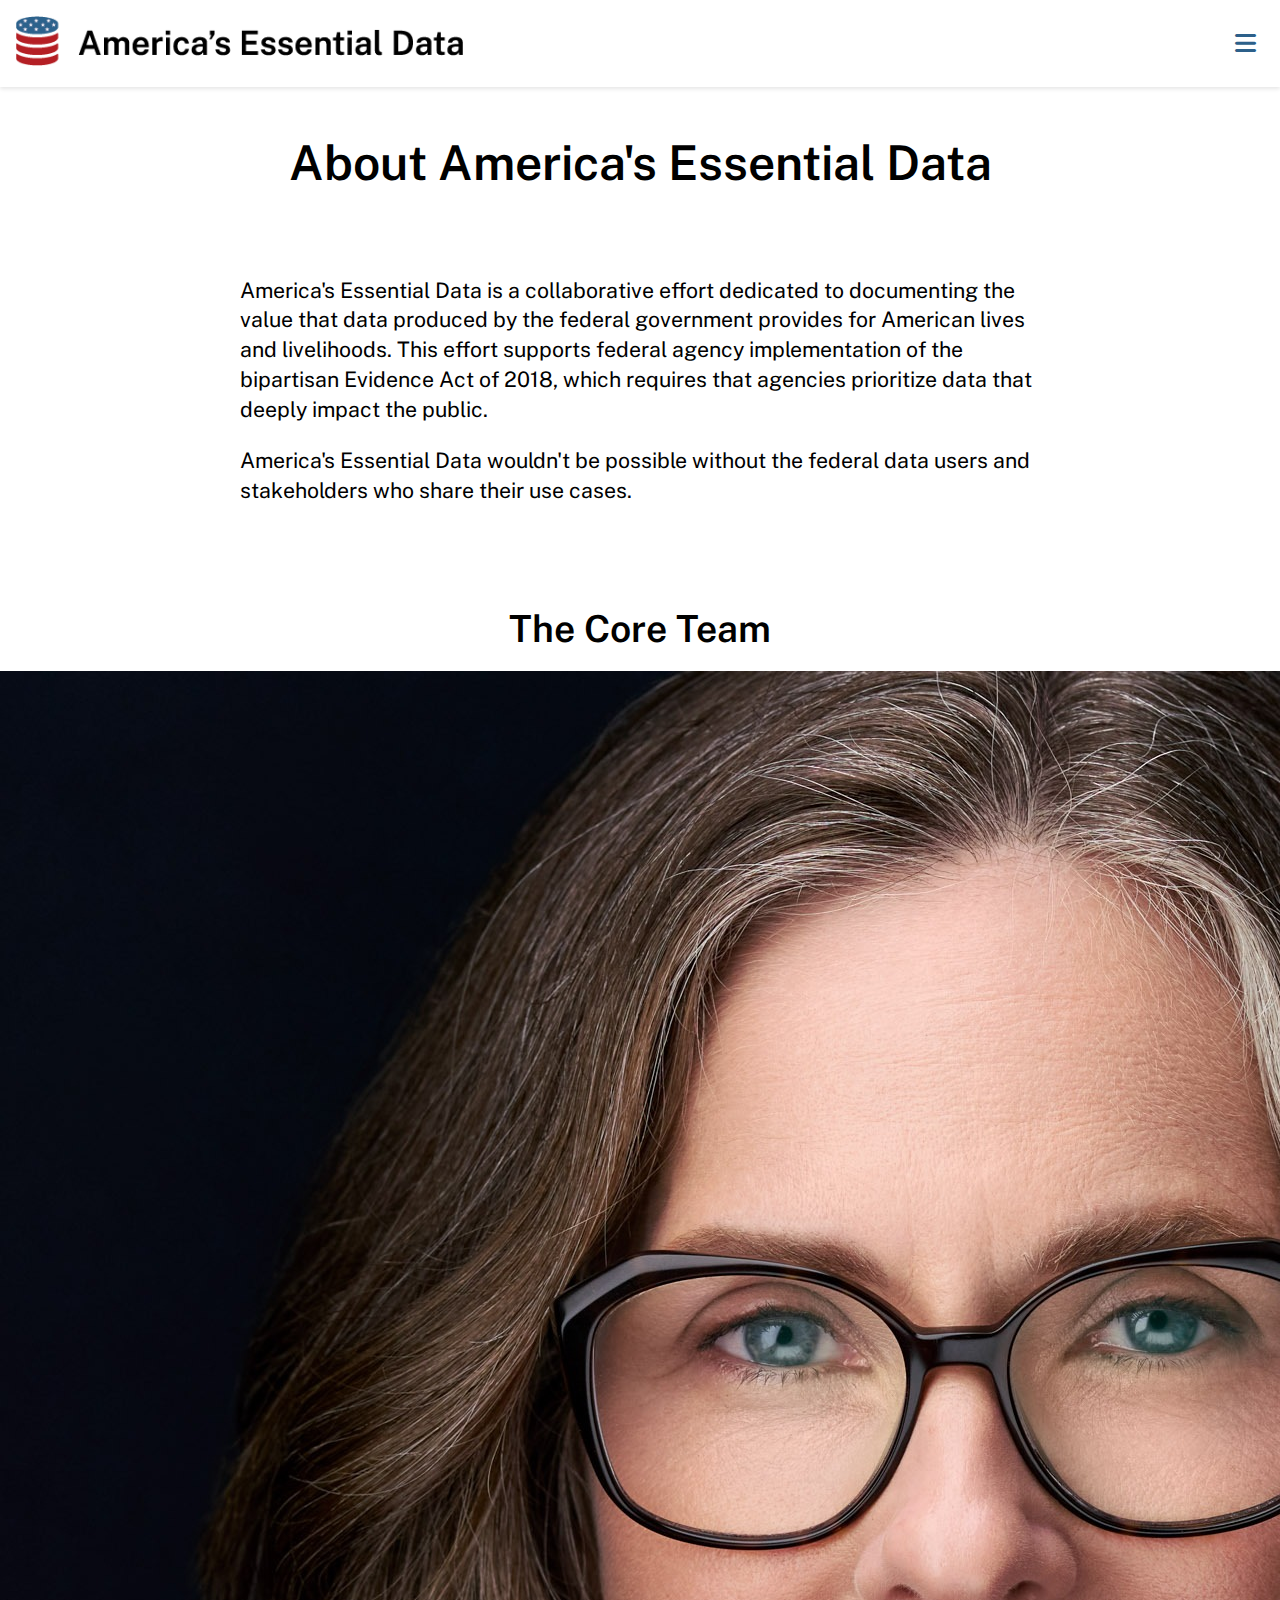
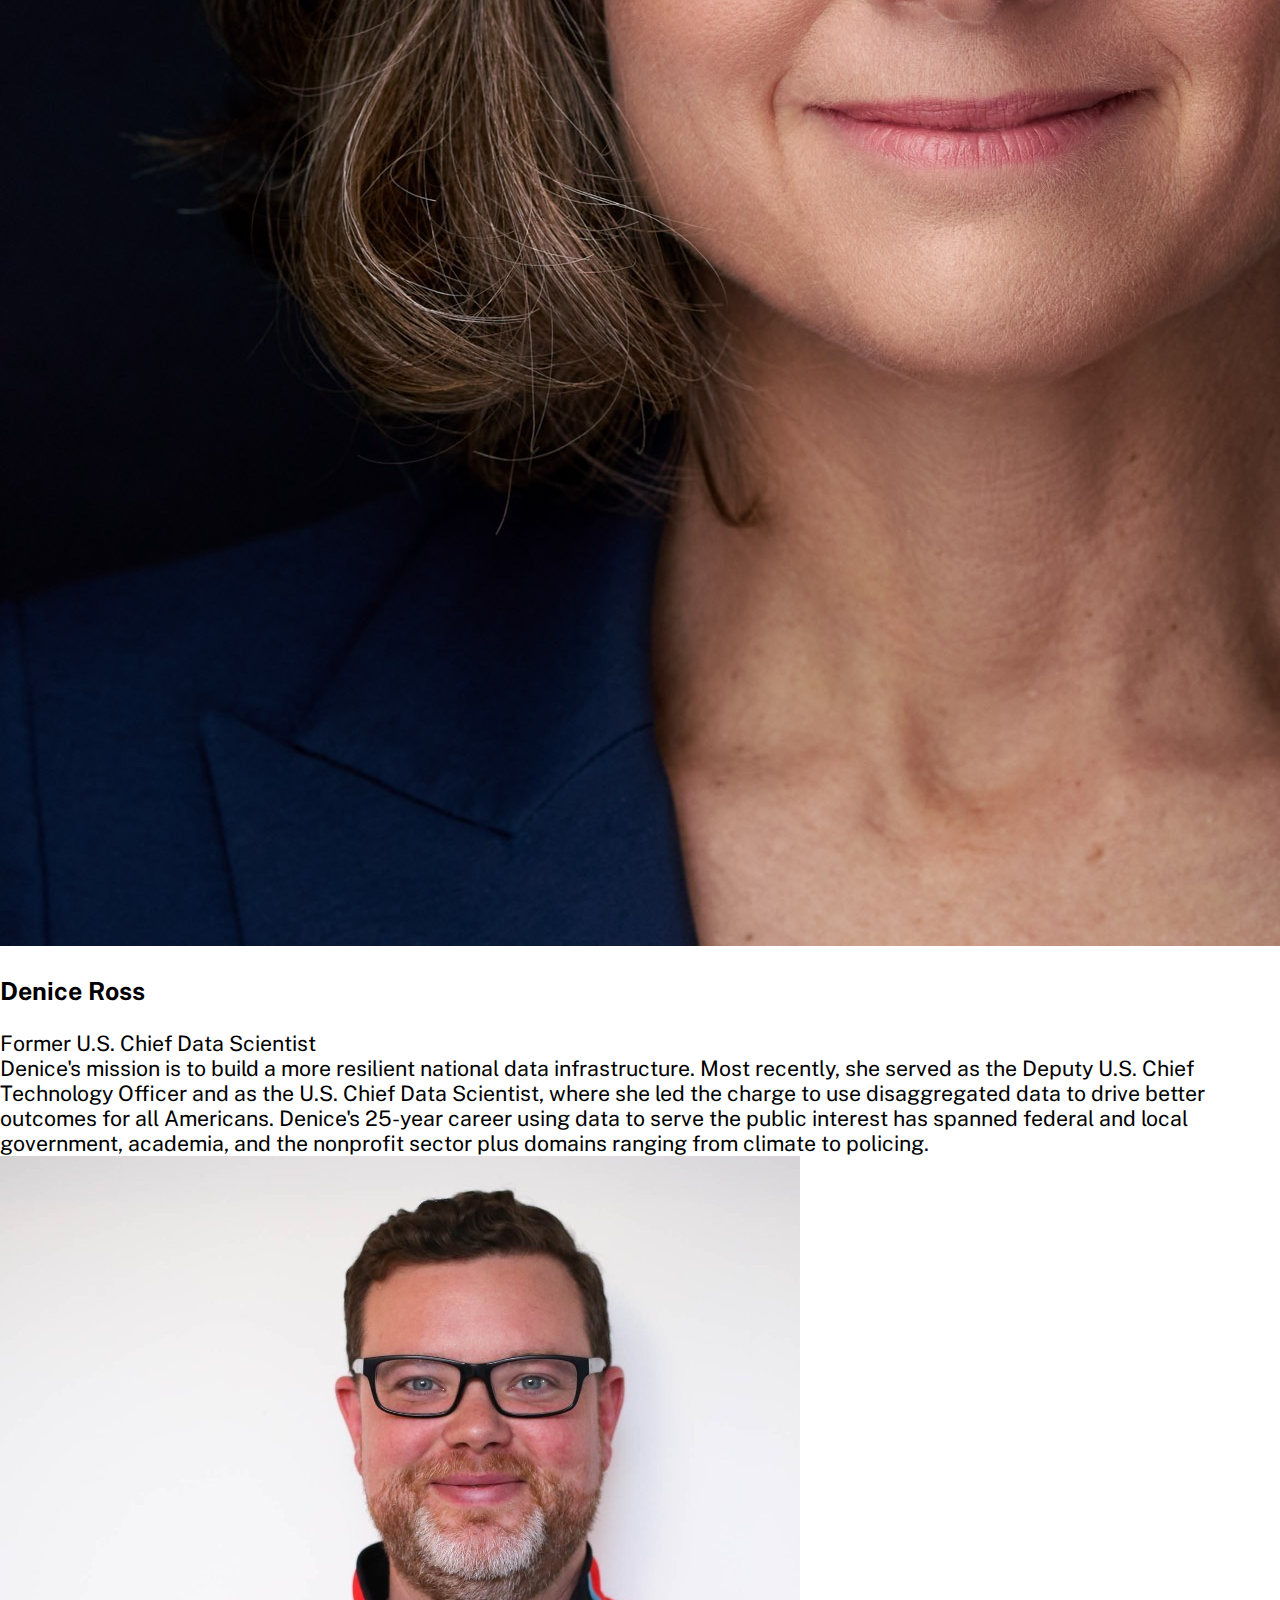
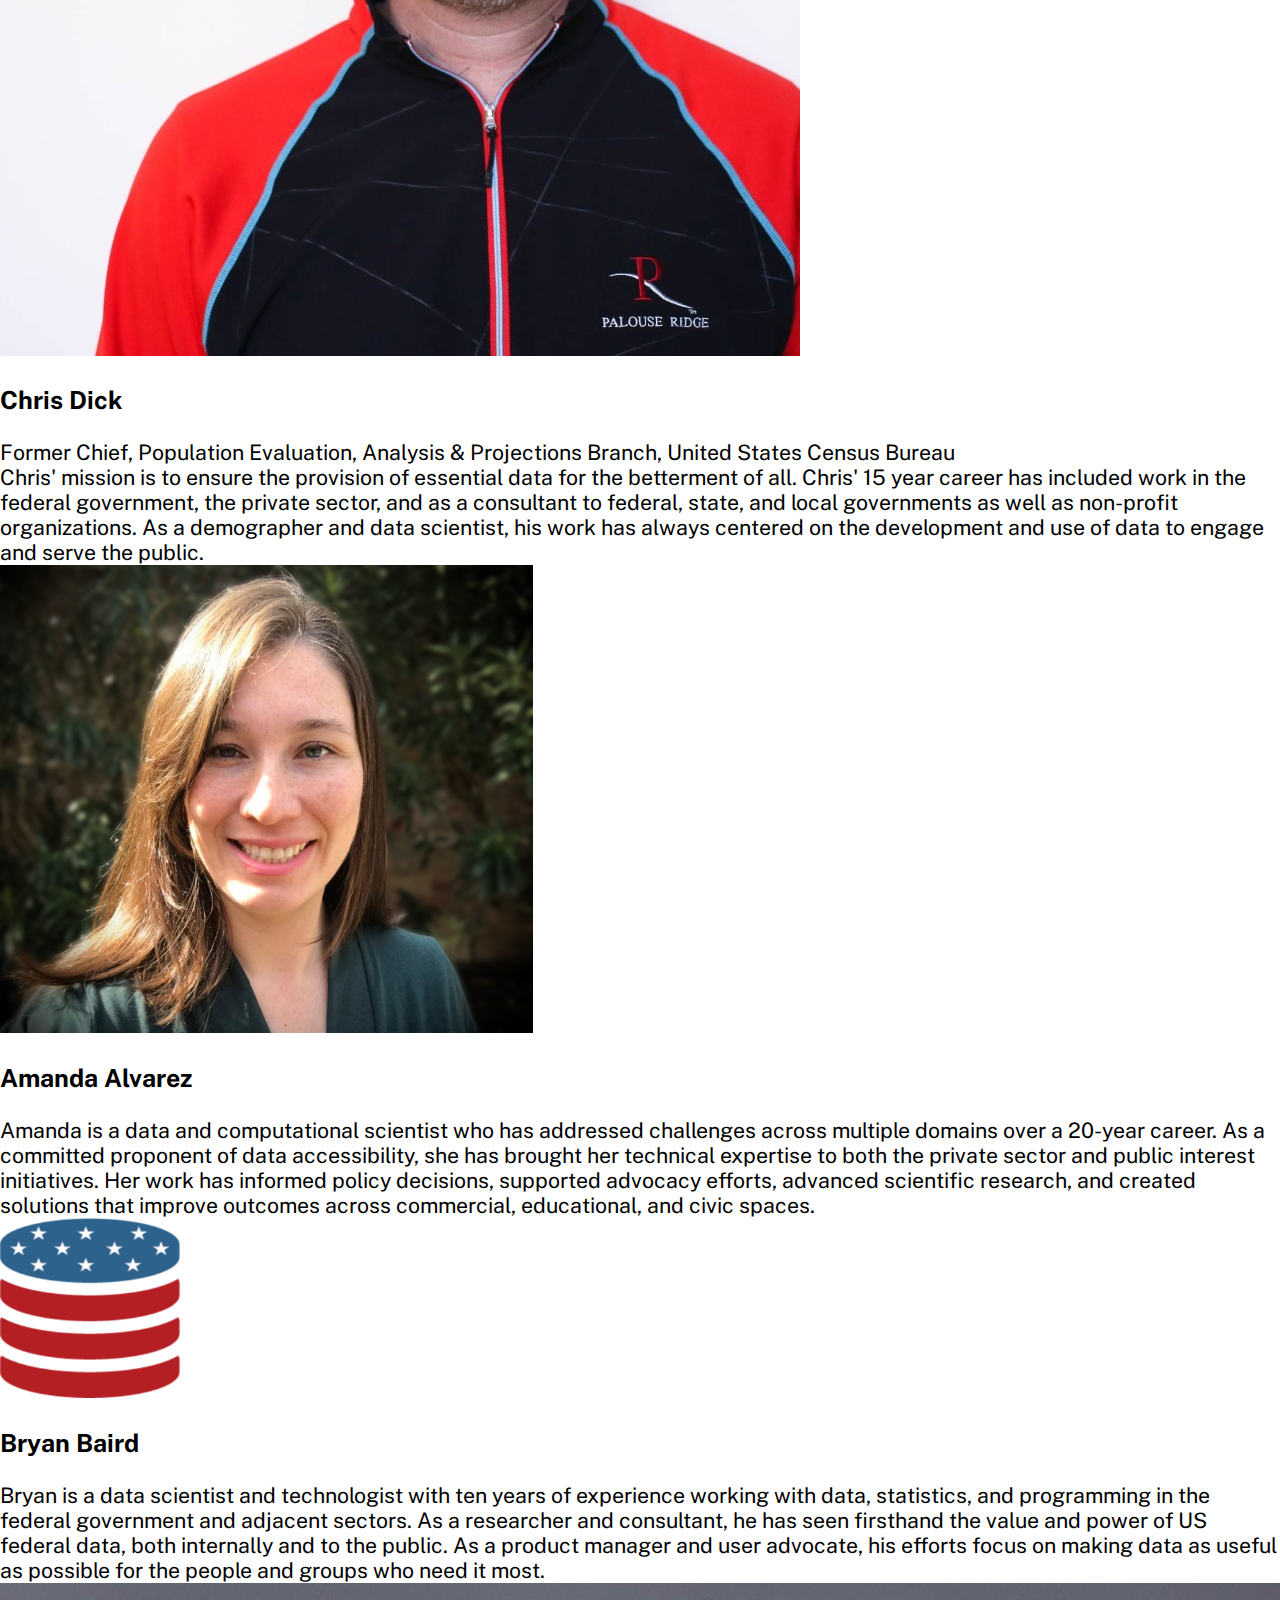
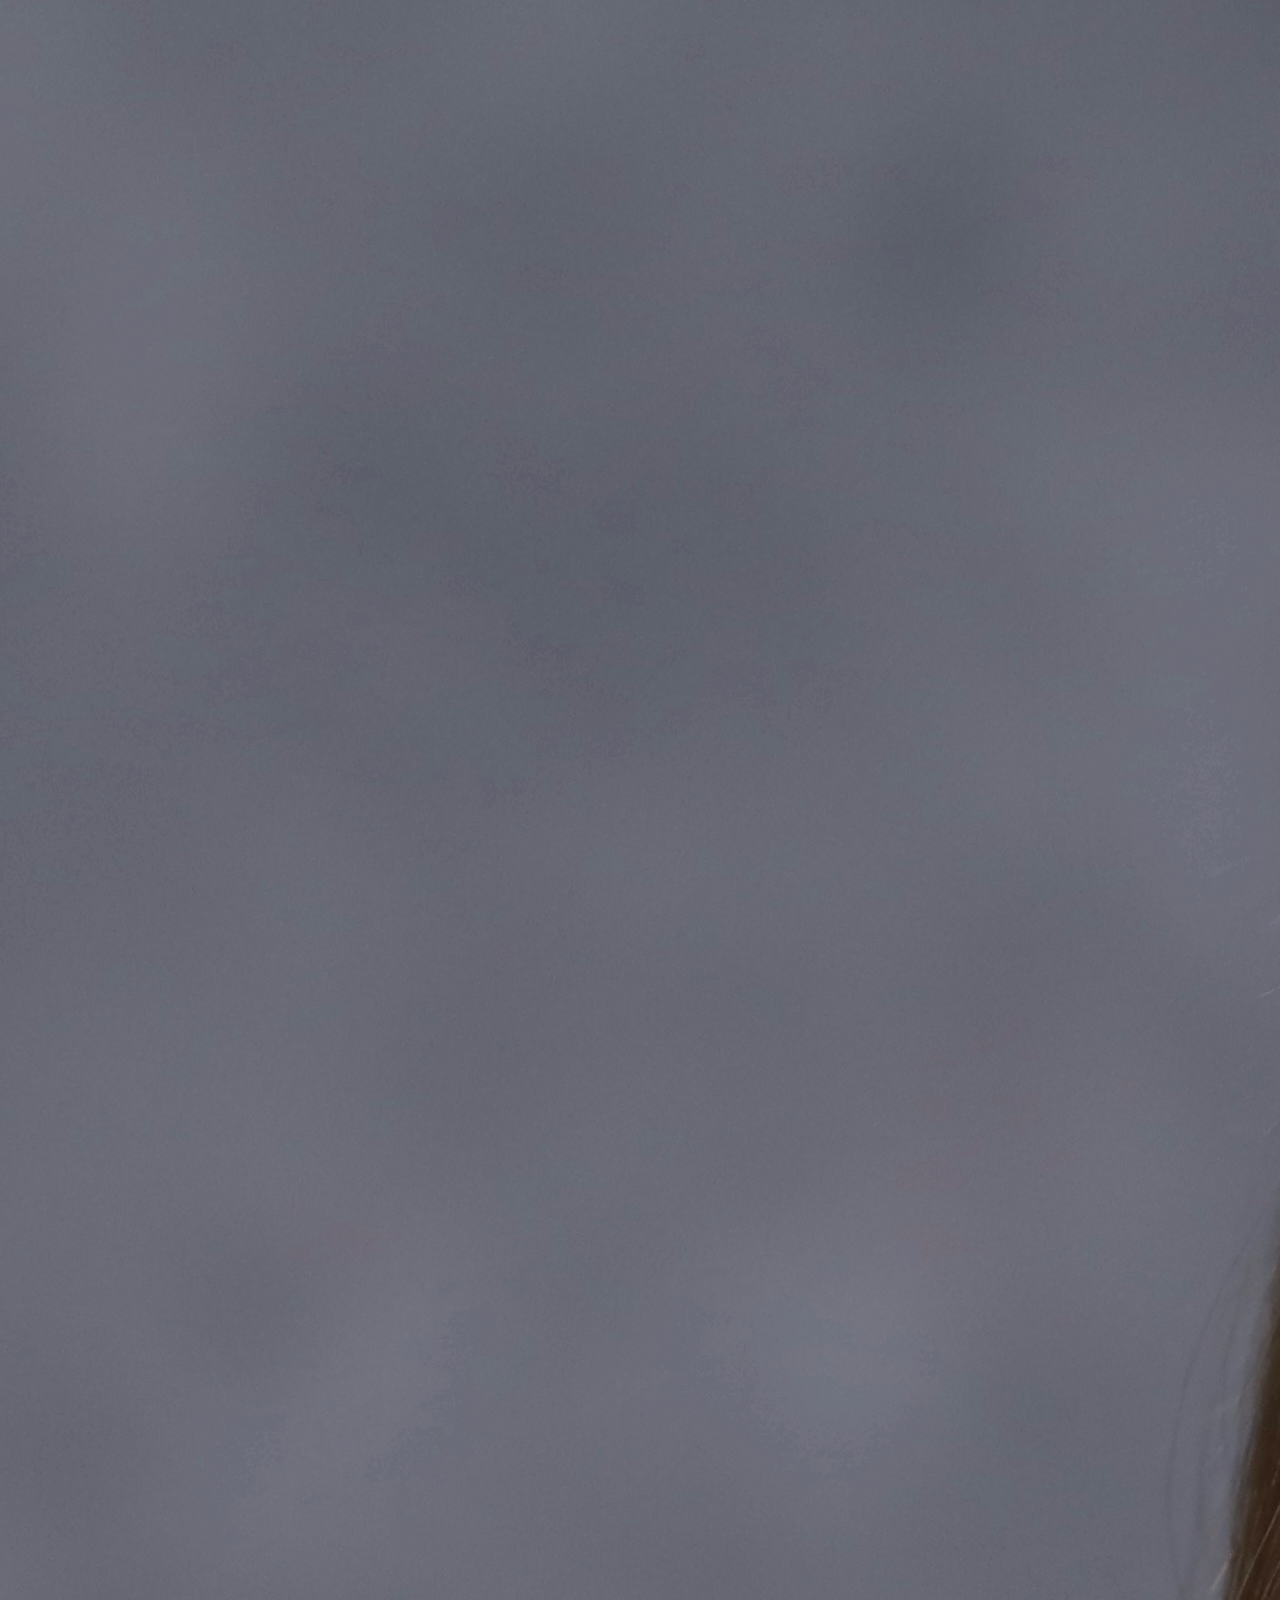
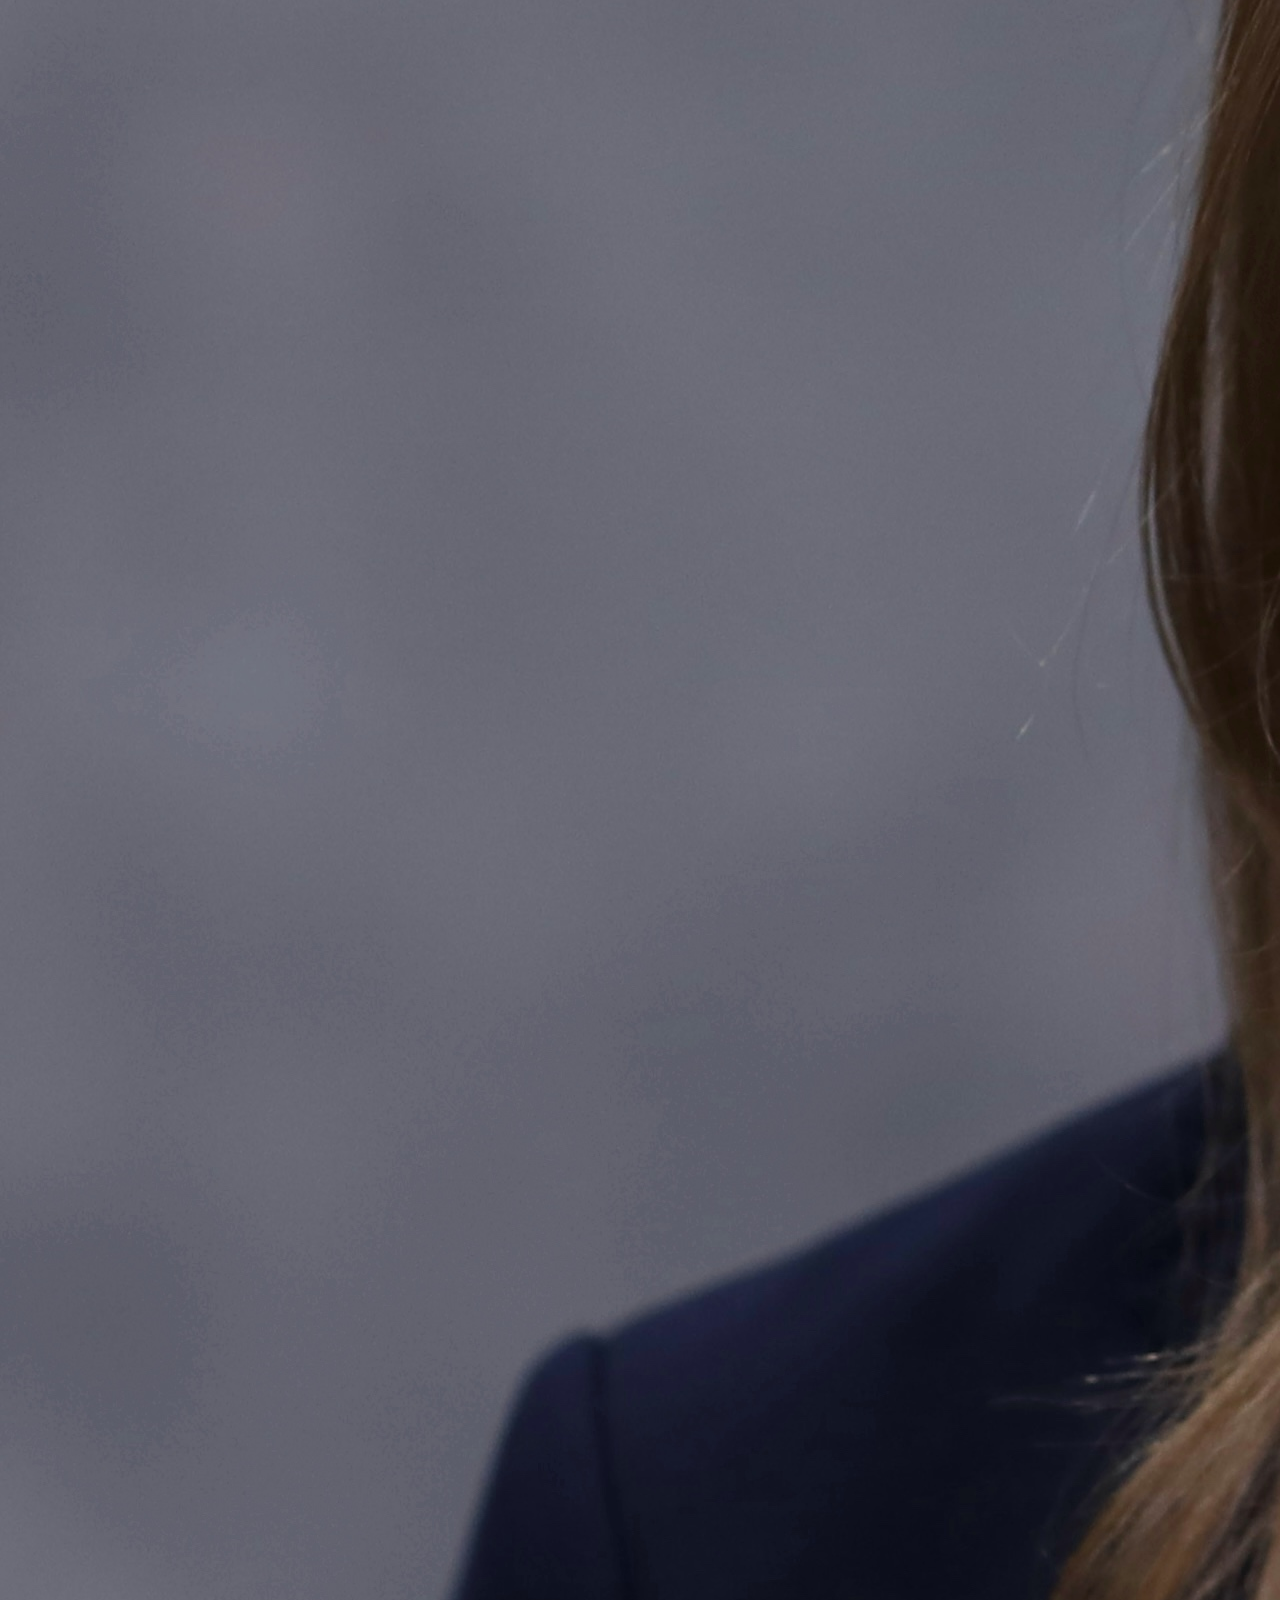
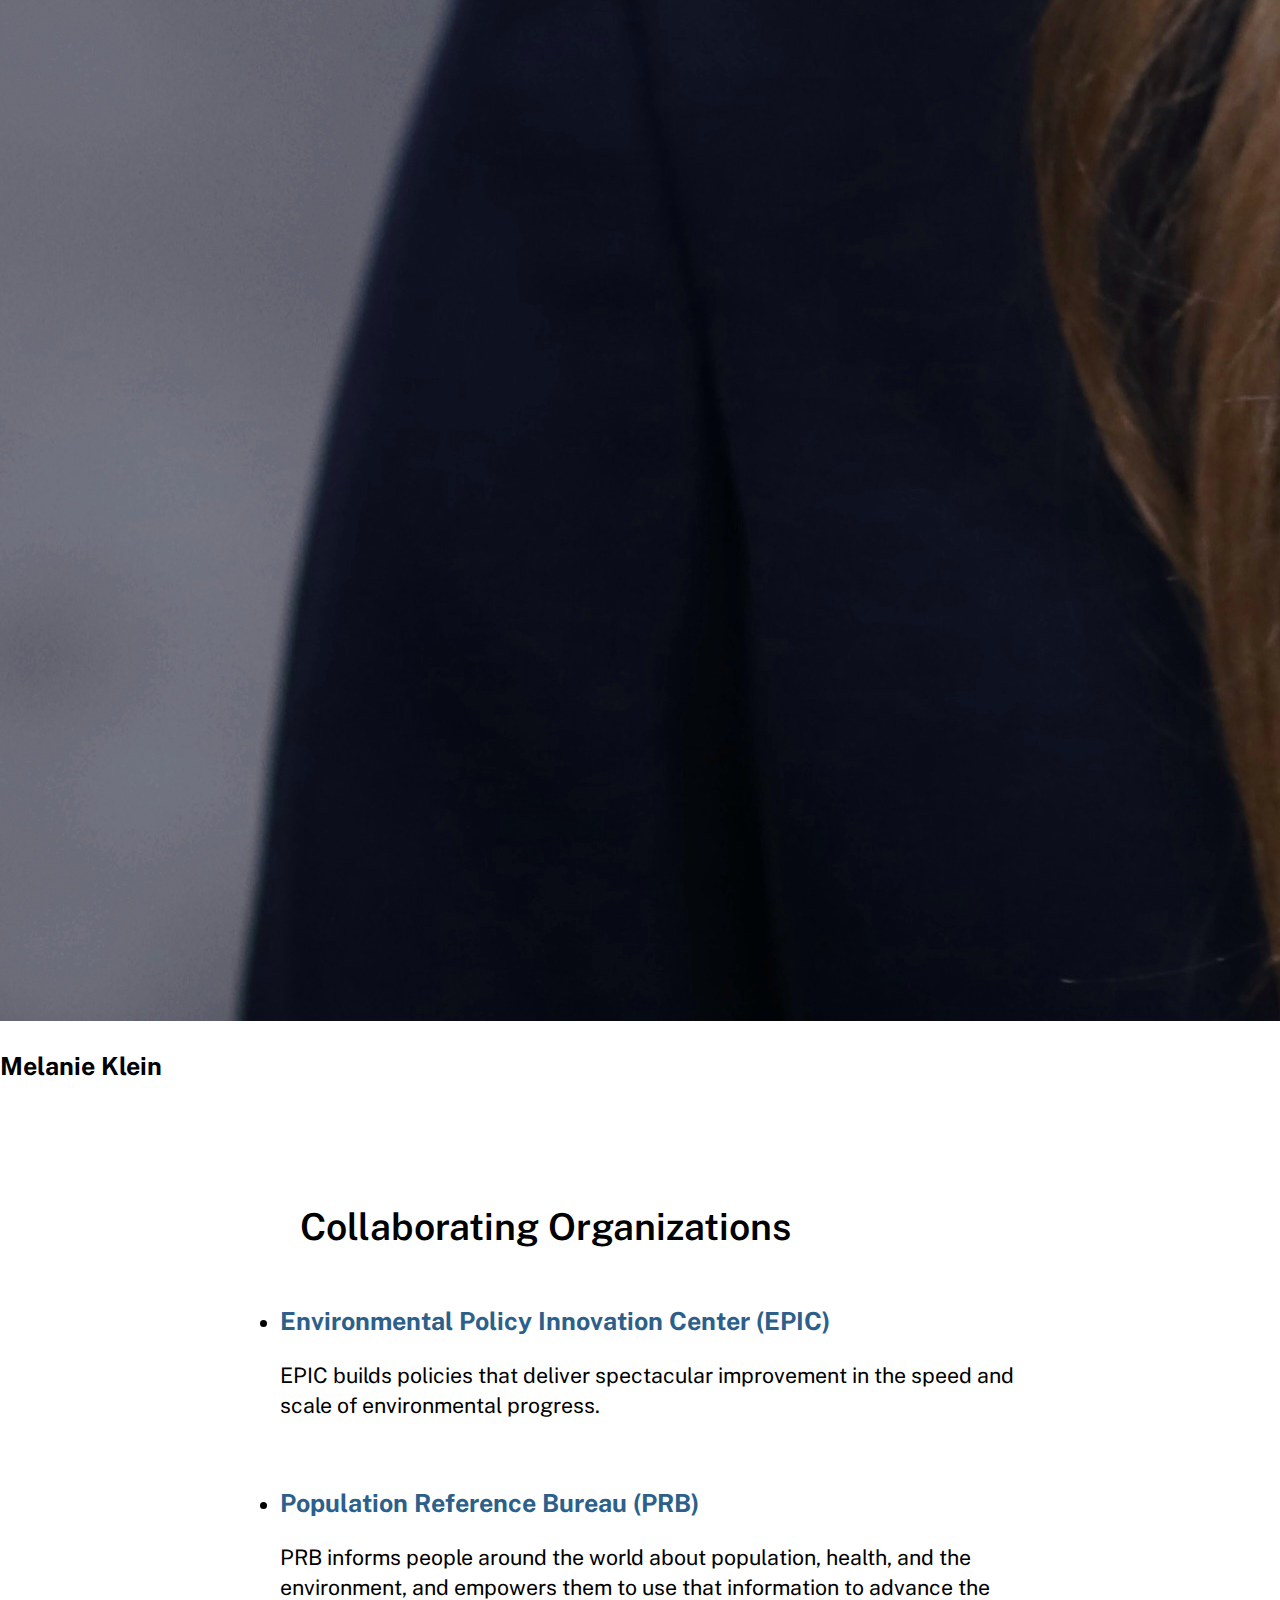
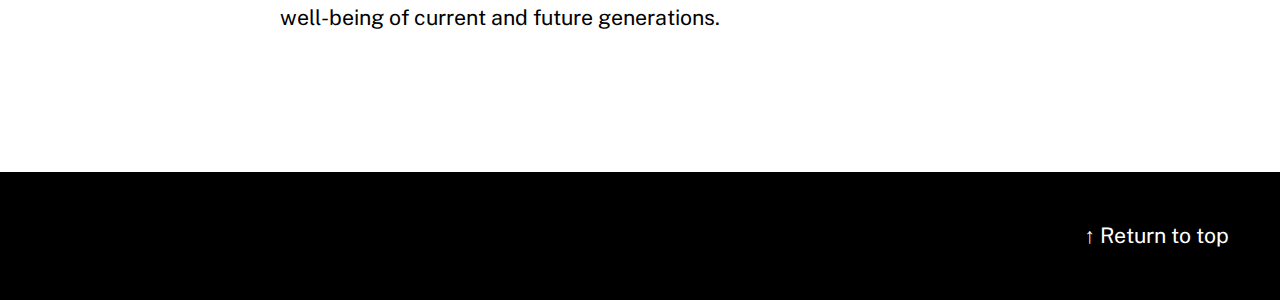
<file: about-us.html>
<!DOCTYPE html>
<html lang="en">

<head>
  <meta charset="UTF-8">
  <meta name="viewport" content="width=device-width, initial-scale=1.0">

  <!-- Favicon -->
  <link rel="icon" type="image/png" href="images/favicon-32x32.png" sizes="32x32" />
  <link rel="icon" type="image/png" href="images/favicon-16x16.png" sizes="16x16" />
  <link rel="shortcut icon" href="images/favicon.ico" />

  <meta http-equiv="X-UA-Compatible" content="ie=edge">
  <meta name="language" content="English">

  <title>About Us | America's Essential Data</title>
  <meta name="author" content="America's Essential Data Team">
  <meta name="title" content="About Us | America's Essential Data" />
  <meta name="description"
    content="Meet the team behind America's Essential Data, dedicated to documenting the value of federal government data." />
  <meta name="keywords" content="politics, data, team, about us">
  <meta name="robots" content="index, follow">
  <meta property="og:type" content="website" />
  <meta property="og:url" content="https://essentialdata.us/about-us.html" />
  <meta property="og:title" content="About Us | America's Essential Data" />
  <meta property="og:description"
    content="Meet the team behind America's Essential Data, dedicated to documenting the value of federal government data." />
  <meta property="og:image" content="https://essentialdata.us/banner.png" />
  <meta property="twitter:card" content="summary_large_image" />
  <meta property="twitter:url" content="https://essentialdata.us/about-us.html" />
  <meta property="twitter:title" content="About Us | America's Essential Data" />
  <meta property="twitter:description"
    content="Meet the team behind America's Essential Data, dedicated to documenting the value of federal government data." />
  <meta property="twitter:image" content="https://essentialdata.us/banner.png" />

  <link rel="stylesheet" href="css.css">
  <!-- Font Awesome for hamburger menu icon -->
  <link rel="stylesheet" href="https://cdnjs.cloudflare.com/ajax/libs/font-awesome/6.0.0/css/all.min.css">
</head>

<body>
  <header id="site-header">
    <div class="logo-container">
      <a href="https://essentialdata.us">
        <img src="AED.png" alt="America's Essential Data Logo" id="logo">
      </a>
    </div>
    <div class="hamburger-menu">
      <i class="fas fa-bars"></i>
      <nav class="site-nav">
        <ul>
          <li><a href="index.html">Home</a></li>
          <li><a href="about-us.html" class="active">About Us</a></li>
          <li><a href="getinvolved.html">Get Involved</a></li>
        </ul>
      </nav>
    </div>
  </header>
  
  <div id="header">
    <h1>About America's Essential Data</h1>
  </div>

  <div class="content-container">
    <p>America's Essential Data is a collaborative effort dedicated to documenting the value that data produced by the federal government provides for American lives and livelihoods. This effort supports federal agency implementation of the bipartisan Evidence Act of 2018, which requires that agencies prioritize data that deeply impact the public.</p>
    
    <p>America's Essential Data wouldn't be possible without the federal data users and stakeholders who share their use cases.</p>
  </div>

  <div class="team-section">
    <h2>The Core Team</h2>
    <div class="team-grid">
      <!-- Denice Ross -->
      <div class="team-member">
        <img src="images/team/dr.jpeg" alt="Denice Ross">
        <div class="team-member-info">
          <h3>Denice Ross</h3>
          <div class="title">Former U.S. Chief Data Scientist</div>
          <div class="bio">
            Denice's mission is to build a more resilient national data infrastructure. Most recently, she served as the Deputy U.S. Chief Technology Officer and as the U.S. Chief Data Scientist, where she led the charge to use disaggregated data to drive better outcomes for all Americans. Denice's 25-year career using data to serve the public interest has spanned federal and local government, academia, and the nonprofit sector plus domains ranging from climate to policing.
          </div>
        </div>
      </div>
      
      <!-- Chris Dick -->
      <div class="team-member">
        <img src="images/team/cd.jpeg" alt="Chris Dick">
        <div class="team-member-info">
          <h3>Chris Dick</h3>
          <div class="title">Former Chief, Population Evaluation, Analysis & Projections Branch, United States Census Bureau</div>
          <div class="bio">
            Chris' mission is to ensure the provision of essential data for the betterment of all. Chris' 15 year career has included work in the federal government, the private sector, and as a consultant to federal, state, and local governments as well as non-profit organizations. As a demographer and data scientist, his work has always centered on the development and use of data to engage and serve the public.
          </div>
        </div>
      </div>
      
      <!-- Amanda Alvarez -->
      <div class="team-member">
        <img src="images/team/aa.jpeg" alt="Amanda Alvarez">
        <div class="team-member-info">
          <h3>Amanda Alvarez</h3>
          <div class="title"></div>
          <div class="bio">
            Amanda is a data and computational scientist who has addressed challenges across multiple domains over a 20-year career. As a committed proponent of data accessibility, she has brought her technical expertise to both the private sector and public interest initiatives. Her work has informed policy decisions, supported advocacy efforts, advanced scientific research, and created solutions that improve outcomes across commercial, educational, and civic spaces.
          </div>
        </div>
      </div>
      
      <!-- Bryan Baird -->
      <div class="team-member">
        <img src="images/apple-touch-icon.png" alt="Bryan Baird">
        <div class="team-member-info">
          <h3>Bryan Baird</h3>
          <div class="title"></div>
          <div class="bio">
            Bryan is a data scientist and technologist with ten years of experience working with data, statistics, and programming in the federal government and adjacent sectors. As a researcher and consultant, he has seen firsthand the value and power of US federal data, both internally and to the public. As a product manager and user advocate, his efforts focus on making data as useful as possible for the people and groups who need it most.
          </div>
        </div>
      </div>
      
      <!-- Leah Malkovich-Alexander 
      <div class="team-member">
        <img src="https://via.placeholder.com/300x300?text=Leah+Malkovich-Alexander" alt="Leah Malkovich-Alexander">
        <div class="team-member-info">
          <h3>Leah Malkovich-Alexander</h3>
          <div class="title"></div>
          <div class="bio"></div>
        </div>
      </div>
-->      
      <!-- Melanie Klein -->
      <div class="team-member">
        <img src="images/team/mk.jpeg" alt="Melanie Klein">
        <div class="team-member-info">
          <h3>Melanie Klein</h3>
          <div class="title"></div>
          <div class="bio"></div>
        </div>
      </div>
      
      <!-- Taylor Savell
      <div class="team-member">
        <img src="https://via.placeholder.com/300x300?text=Taylor+Savell" alt="Taylor Savell">
        <div class="team-member-info">
          <h3>Taylor Savell</h3>
          <div class="title"></div>
          <div class="bio"></div>
        </div>
      </div>
      -->
      <!-- Kyle Feeley 
      <div class="team-member">
        <img src="https://via.placeholder.com/300x300?text=Kyle+Feeley" alt="Kyle Feeley">
        <div class="team-member-info">
          <h3>Kyle Feeley</h3>
          <div class="title"></div>
          <div class="bio"></div>
        </div>
      </div>
      -->
      <!-- Kameron Kerger
      <div class="team-member">
        <img src="https://via.placeholder.com/300x300?text=Kameron+Kerger" alt="Kameron Kerger">
        <div class="team-member-info">
          <h3>Kameron Kerger</h3>
          <div class="title"></div>
          <div class="bio"></div>
        </div>
      </div>
      -->
    </div>
  </div>

  <div class="content-container">
    <div class="collaborators">
      <h2>Collaborating Organizations</h2>
      <ul>
        <li>
          <h3><a href="https://www.policyinnovation.org/" target="_blank" rel="noopener noreferrer">Environmental Policy Innovation Center (EPIC)</a></h3>
          <p>EPIC builds policies that deliver spectacular improvement in the speed and scale of environmental progress.</p>
        </li>
        <li>
          <h3><a href="https://www.prb.org/" target="_blank" rel="noopener noreferrer">Population Reference Bureau (PRB)</a></h3>
          <p>PRB informs people around the world about population, health, and the environment, and empowers them to use that information to advance the well-being of current and future generations.</p>
        </li>
      </ul>
    </div>
  </div>

  <div id="citations">
    <div class="jump"><a href="#" style="color:white;"> &ShortUpArrow; Return to top</a></div>
  </div>
  <script src="js.js"></script>
</body>
</html>
</file>
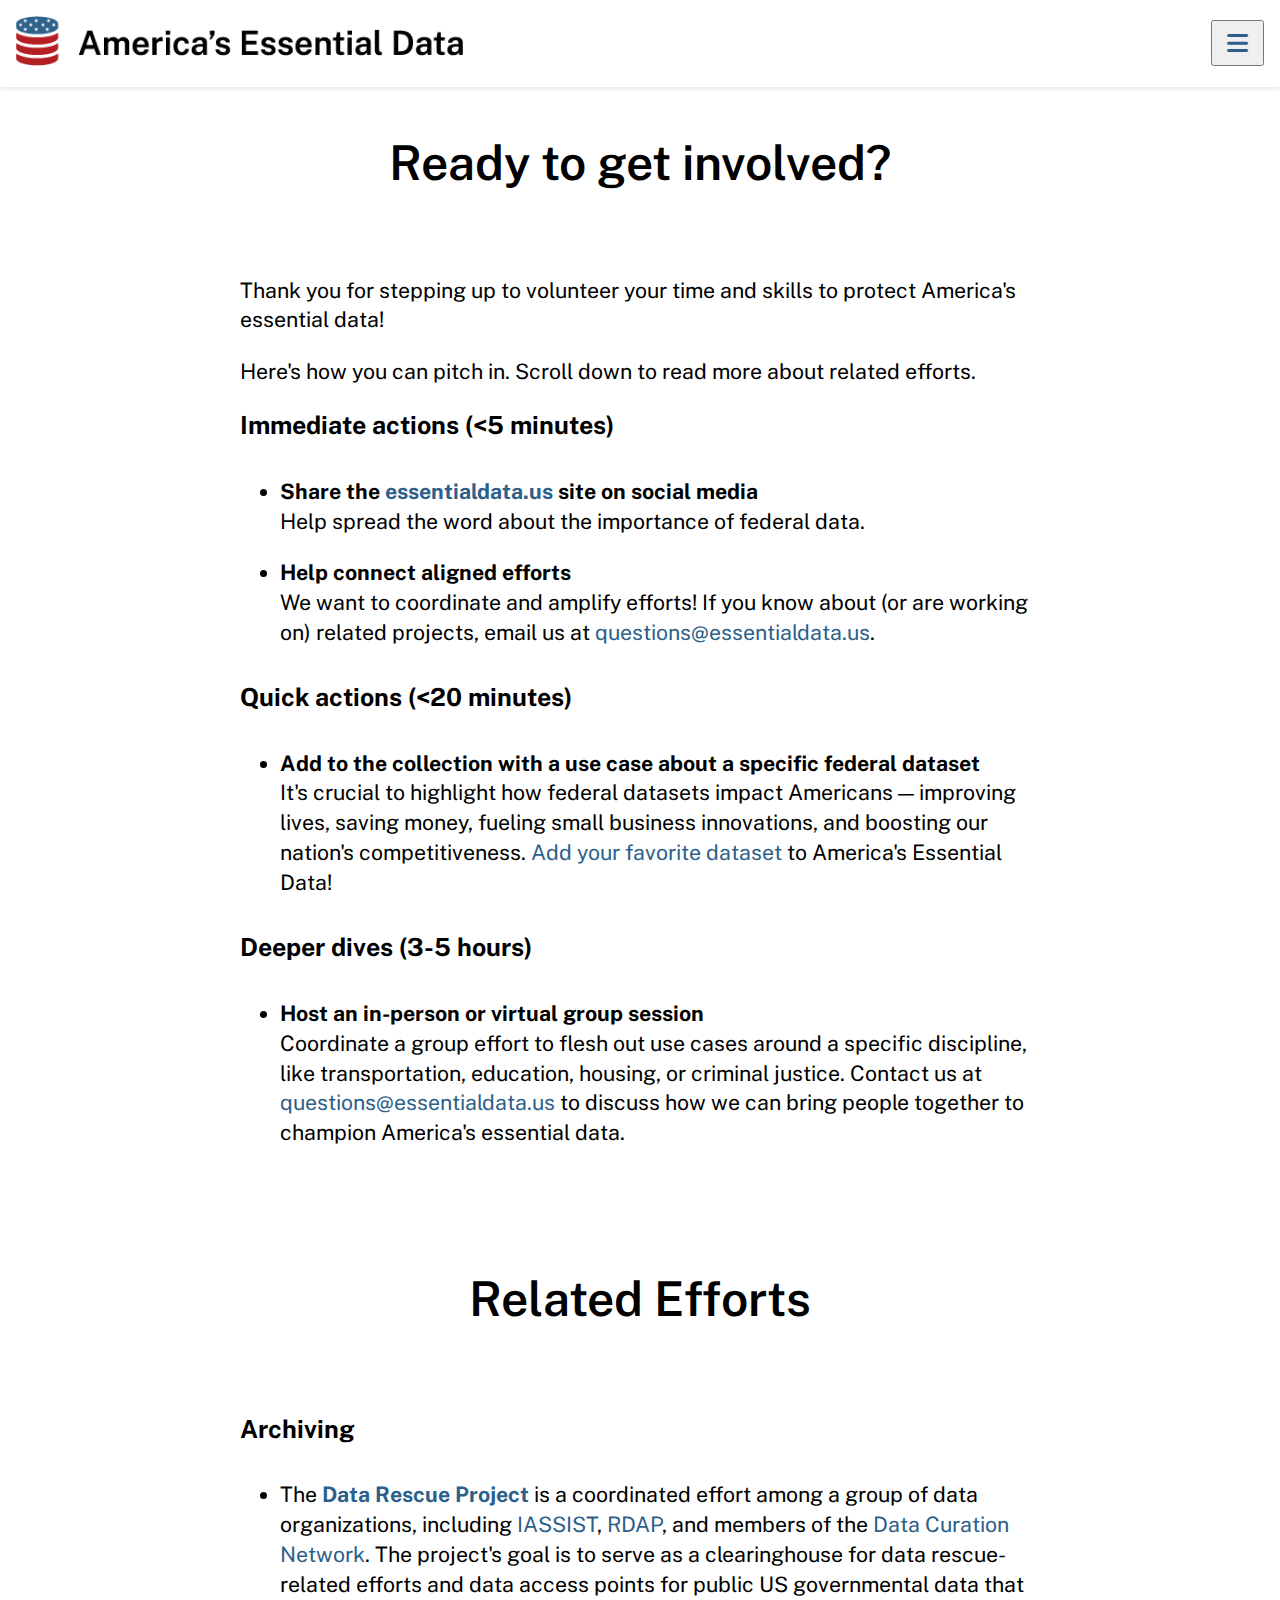
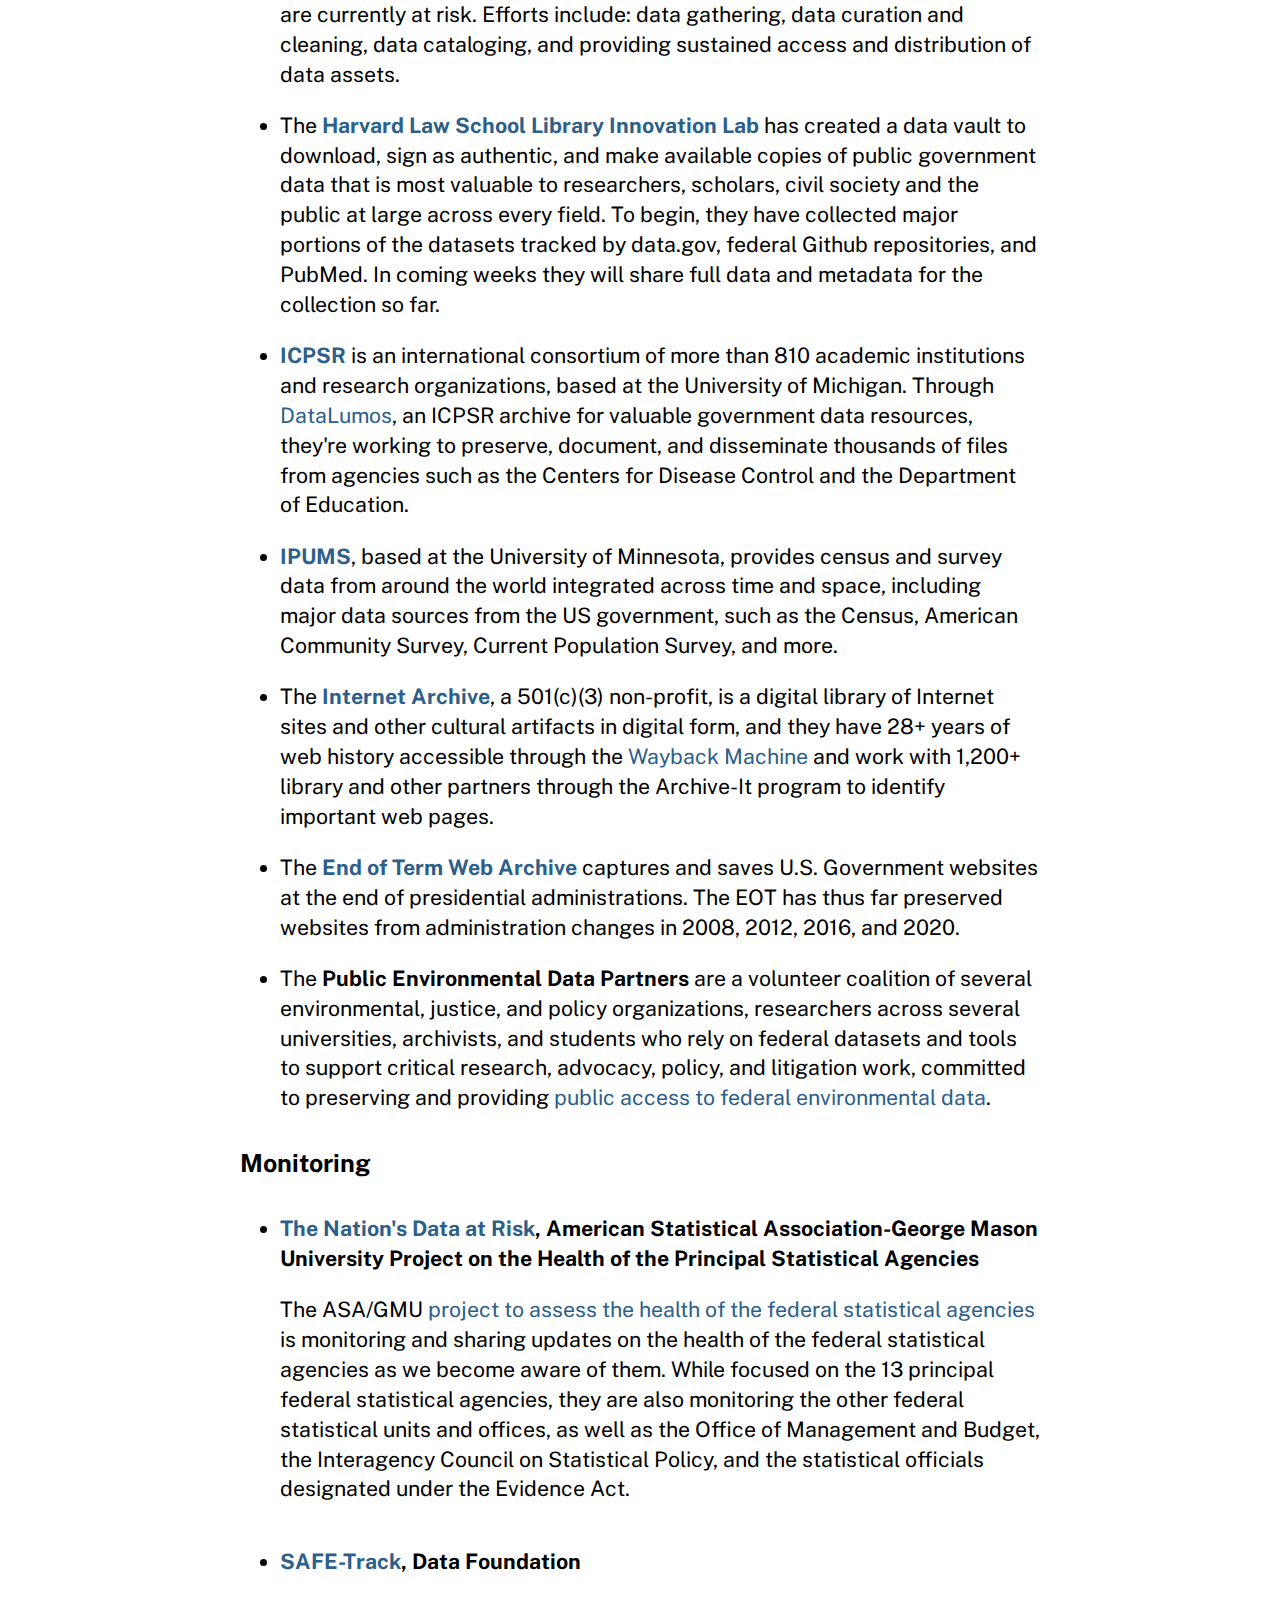
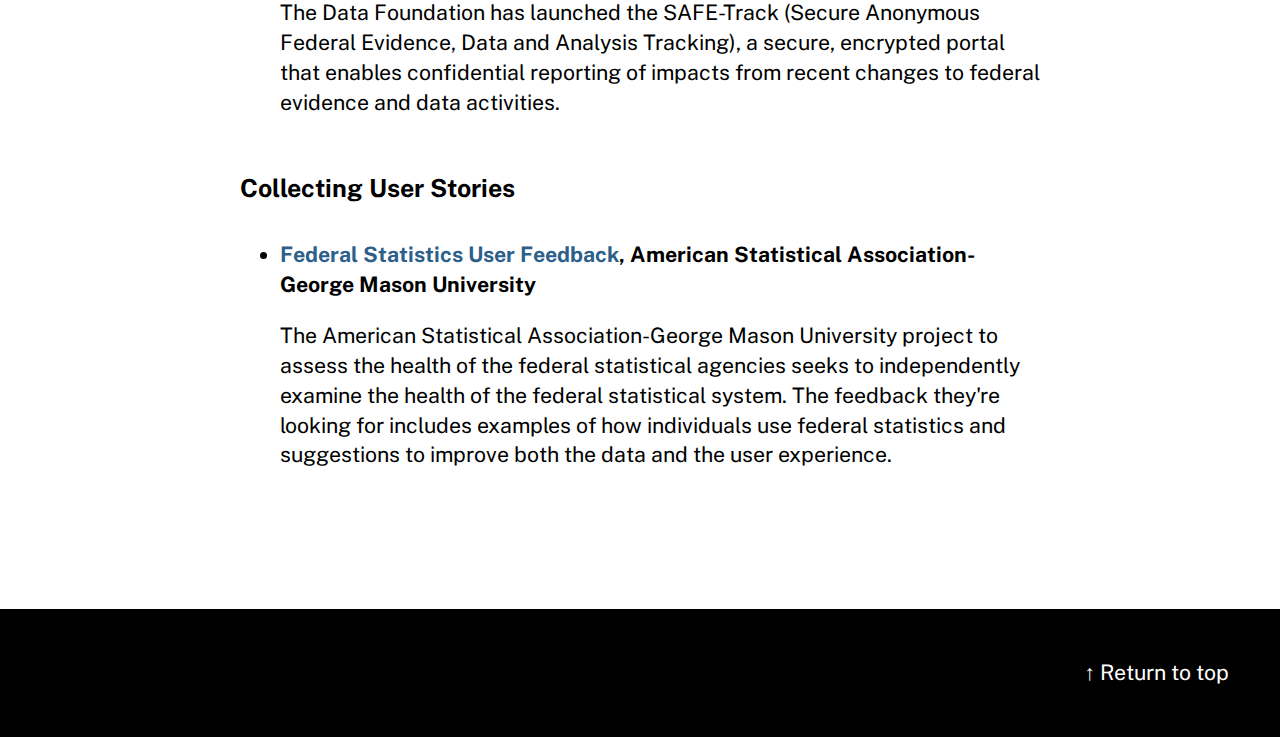
<file: getinvolved.html>
<!DOCTYPE html>
<html lang="en">

<head>
  <meta charset="UTF-8">
  <meta name="viewport" content="width=device-width, initial-scale=1.0">

  <!-- Favicon -->
  <link rel="icon" type="image/png" href="images/favicon-32x32.png" sizes="32x32" />
  <link rel="icon" type="image/png" href="images/favicon-16x16.png" sizes="16x16" />
  <link rel="shortcut icon" href="images/favicon.ico" />

  <meta http-equiv="X-UA-Compatible" content="ie=edge">
  <meta name="language" content="English">

  <title>Get Involved | America's Essential Data</title>
  <meta name="author" content="Concerned Citizens">
  <meta name="title" content="Get Involved | America's Essential Data" />
  <meta name="description"
    content="Ways to get involved and support America's essential public data." />
  <meta name="keywords" content="politics, data, get involved">
  <meta name="robots" content="index, follow">
  <meta property="og:type" content="website" />
  <meta property="og:url" content="https://essentialdata.us/getinvolved.html" />
  <meta property="og:title" content="Get Involved | America's Essential Data" />
  <meta property="og:description"
    content="Ways to get involved and support America's essential public data." />
  <meta property="og:image" content="https://essentialdata.us/banner.png" />
  <meta property="twitter:card" content="summary_large_image" />
  <meta property="twitter:url" content="https://essentialdata.us/getinvolved.html" />
  <meta property="twitter:title" content="Get Involved | America's Essential Data" />
  <meta property="twitter:description"
    content="Ways to get involved and support America's essential public data." />
  <meta property="twitter:image" content="https://essentialdata.us/banner.png" />

  <link rel="stylesheet" href="css.css">
  <!-- Font Awesome for hamburger menu icon -->
  <link rel="stylesheet" href="https://cdnjs.cloudflare.com/ajax/libs/font-awesome/6.0.0/css/all.min.css">
</head>

<body>
  <header id="site-header">
    <div class="logo-container">
      <a href="https://essentialdata.us">
        <img src="AED.png" alt="America's Essential Data Logo" id="logo">
      </a>
    </div>
    <div class="hamburger-menu">
      <button class="menu-toggle" aria-label="Toggle navigation menu">
        <i class="fas fa-bars"></i>
      </button>
      <nav class="site-nav">
        <ul>
          <li><a href="index.html">Home</a></li>
          <li><a href="about-us.html">About Us</a></li>
          <li><a href="getinvolved.html" class="active">Get Involved</a></li>
        </ul>
      </nav>
    </div>
  </header>

  <div id="header">
    <h1>Ready to get involved?</h1>
  </div>

  <div class="content-container">
    <p>Thank you for stepping up to volunteer your time and skills to protect America's essential data!</p>
    <p>Here's how you can pitch in. Scroll down to read more about related efforts.</p>
    
    <h3>Immediate actions (&lt;5 minutes)</h3>
    <ul>
      <li><b>Share the <a href="https://essentialdata.us" target="_blank">essentialdata.us</a> site on social media</b><br>
      Help spread the word about the importance of federal data.</li>
      <li><b>Help connect aligned efforts</b><br>
      We want to coordinate and amplify efforts!
      If you know about (or are working on) related projects, email us at 
      <a href="mailto:questions@essentialdata.us">questions@essentialdata.us</a>.</li>
    </ul>
    
    <h3>Quick actions (&lt;20 minutes)</h3>
    <ul>
      <li><b>Add to the collection with a use case about a specific federal dataset</b><br>
      It's crucial to highlight how federal datasets impact Americans &mdash; improving lives, saving money, 
        fueling small business innovations, and boosting our nation's competitiveness. 
        <a href="https://uses.essentialdata.us/jfe/form/SV_5pRb6IL0mvsHs8e" target="_blank">Add your favorite dataset</a> to America's Essential Data!</li>
    </ul>
    
    <h3>Deeper dives (3-5 hours)</h3>
    <ul>
      <li><b>Host an in-person or virtual group session</b><br>
       Coordinate a group effort to flesh out use cases around a specific discipline, 
        like transportation, education, housing, or criminal justice.  Contact us at 
        <a href="mailto:questions@essentialdata.us">questions@essentialdata.us</a> to 
        discuss how we can bring people together to champion America's essential data.</li>
    </ul>
  </div>

  <div id="header">
    <h1>Related Efforts</h1>
  </div>

  <div class="content-container">
  <h3>Archiving</h3>
    <ul>
      <li>The <b><a href="https://www.datarescueproject.org/" target="_blank">Data Rescue Project</a></b> is a coordinated effort among a group of data organizations, including <a href="https://iassistdata.org/" target="_blank">IASSIST</a>, <a href="https://rdapassociation.org/" target="_blank">RDAP</a>, and members of the <a href="https://datacurationnetwork.org/" target="_blank">Data Curation Network</a>. The project's goal is to serve as a clearinghouse for data rescue-related efforts and data access points for public US governmental data that are currently at risk. Efforts include: data gathering, data curation and cleaning, data cataloging, and providing sustained access and distribution of data assets.</li>
      <li>The <b><a href="https://lil.law.harvard.edu/blog/2025/01/30/preserving-public-u-s-federal-data/?ref=404media.co" target="_blank">Harvard Law School Library Innovation Lab</a></b> has created a data vault to download, sign as authentic, and make available copies of public government data that is most valuable to researchers, scholars, civil society and the public at large across every field. To begin, they have collected major portions of the datasets tracked by data.gov, federal Github repositories, and PubMed. In coming weeks they will share full data and metadata for the collection so far.</li>
      <li><b><a href="https://www.icpsr.umich.edu/web/pages/" target="_blank">ICPSR</a></b> is an international consortium of more than 810 academic institutions and research organizations, based at the University of Michigan. Through <a href="https://www.datalumos.org/datalumos/" target="_blank">DataLumos</a>, an ICPSR archive for valuable government data resources, they're working to preserve, document, and disseminate thousands of files from agencies such as the Centers for Disease Control and the Department of Education.</li>
      <li><b><a href="https://www.ipums.org/" target="_blank">IPUMS</a></b>, based at the University of Minnesota, provides census and survey data from around the world integrated across time and space, including major data sources from the US government, such as the Census, American Community Survey, Current Population Survey, and more.</li>
      <li>The <b><a href="https://archive.org" target="_blank">Internet Archive</a></b>, a 501(c)(3) non-profit, is a digital library of Internet sites and other cultural artifacts in digital form, and they have 28+ years of web history accessible through the <a href="https://web.archive.org/" target="_blank">Wayback Machine</a> and work with 1,200+ library and other partners through the Archive-It program to identify important web pages.</li>
      <li>The <b><a href="https://eotarchive.org" target="_blank">End of Term Web Archive</a></b> captures and saves U.S. Government websites at the end of presidential administrations. The EOT has thus far preserved websites from administration changes in 2008, 2012, 2016, and 2020. </li>
      <li>The <b>Public Environmental Data Partners</b> are a volunteer coalition of several environmental, justice, and policy organizations, researchers across several universities, archivists, and students who rely on federal datasets and tools to support critical research, advocacy, policy, and litigation work, committed to preserving and providing <a href="https://screening-tools.com/" target="_blank">public access to federal environmental data</a>.</li>
    </ul>

  <h3>Monitoring</h3>
    <ul>
    <li><b><a href="https://www.amstat.org/the-nations-data-at-risk-year-two-ongoing-monitoring" target="_blank">The Nation's Data at Risk</a>, American Statistical Association-George Mason University Project on the Health of the Principal Statistical Agencies</b>
    <p>The ASA/GMU <a href="https://www.amstat.org/policy-and-advocacy/assessing-the-health-of-the-principal-federal-statistical-agencies" target="_blank">project to assess the health of the federal statistical agencies</a> is monitoring and sharing updates on the health of the federal statistical agencies as we become aware of them. While focused on the 13 principal federal statistical agencies, they are also monitoring the other federal statistical units and offices, as well as the Office of Management and Budget, the Interagency Council on Statistical Policy, and the statistical officials designated under the Evidence Act.</p></li>
    <li><b><a href="http://www.safe-track.org/" target="_blank">SAFE-Track</a>, Data Foundation</b>
    <p>The Data Foundation has launched the SAFE-Track (Secure Anonymous Federal Evidence, Data and Analysis Tracking), a secure, encrypted portal that enables confidential reporting of impacts from recent changes to federal evidence and data activities.</p></li>
    </ul>

  <h3>Collecting User Stories</h3>
    <ul>
    <li><b><a href="https://gmu.az1.qualtrics.com/jfe/form/SV_d1e8O61AU8lf4LI" target="_blank">Federal Statistics User Feedback</a>, American Statistical Association-George Mason University</b>
    <p>The American Statistical Association-George Mason University project to assess the health of the federal statistical agencies seeks to independently examine the health of the federal statistical system. The feedback they're looking for includes examples of how individuals use federal statistics and suggestions to improve both the data and the user experience.</p></li>
    </ul>
  </div>

  <div id="citations">
    <div class="jump"><a href="#" style="color:white;"> &ShortUpArrow; Return to top</a></div>
  </div>
  
  <script src="js.js"></script>
</body>
</html>
</file>
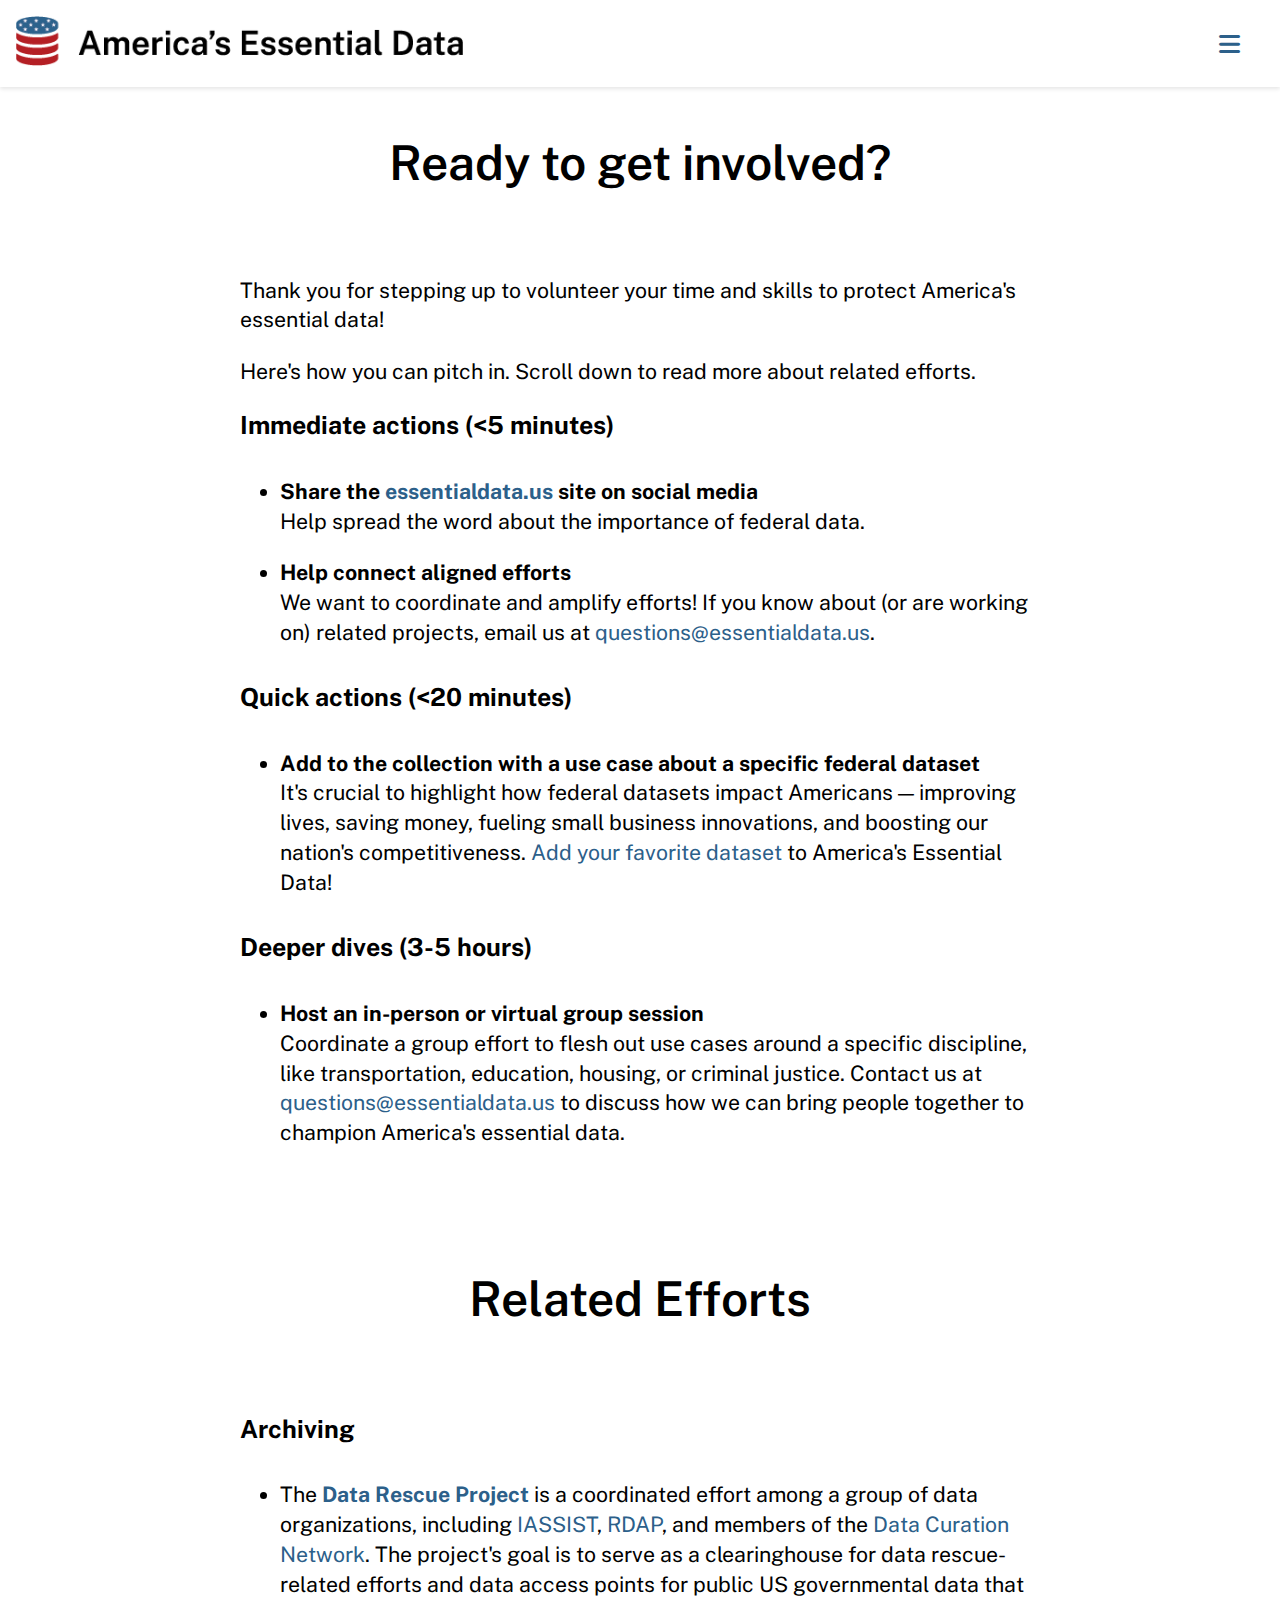
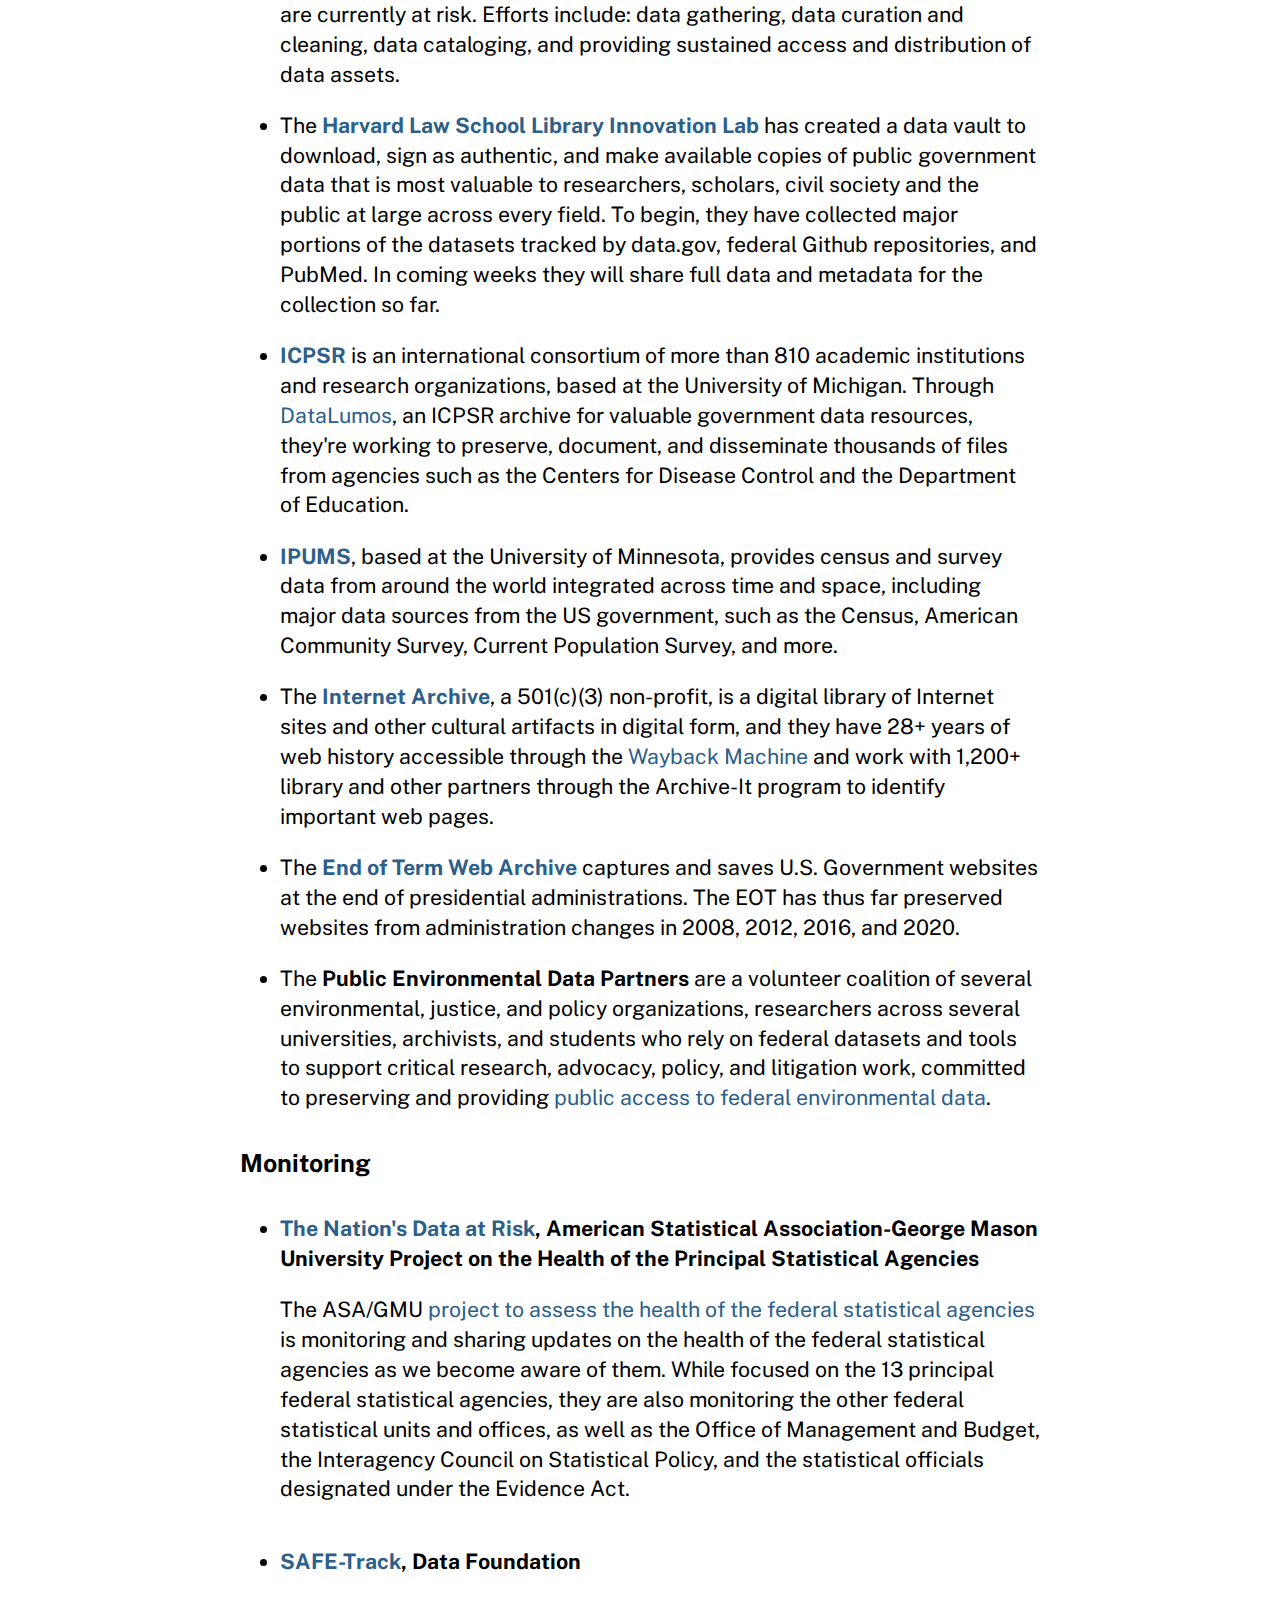
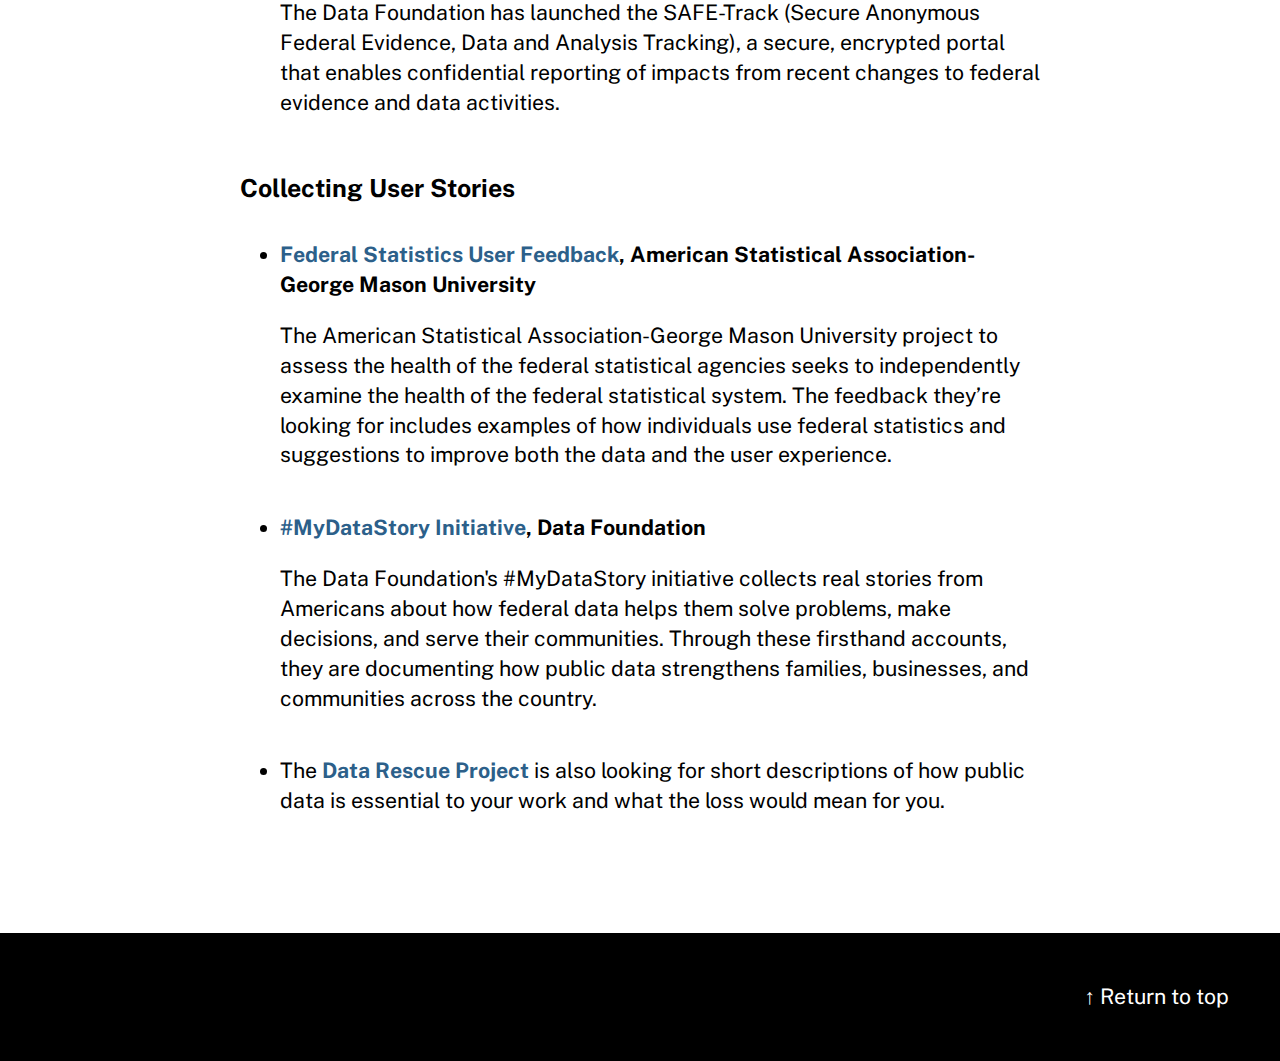
<file: static/getinvolved.html>
<!DOCTYPE html>
<html lang="en">

<head>
  <meta charset="UTF-8">
  <meta name="viewport" content="width=device-width, initial-scale=1.0">

  <!-- Favicon -->
  <link rel="icon" type="image/png" href="images/favicon-32x32.png" sizes="32x32" />
  <link rel="icon" type="image/png" href="images/favicon-16x16.png" sizes="16x16" />
  <link rel="shortcut icon" href="images/favicon.ico" />

  <meta http-equiv="X-UA-Compatible" content="ie=edge">
  <meta name="language" content="English">

  <title>Get Involved | America's Essential Data</title>
  <meta name="author" content="Concerned Citizens">
  <meta name="title" content="Get Involved | America's Essential Data" />
  <meta name="description"
    content="Ways to get involved and support America's essential public data." />
  <meta name="keywords" content="politics, data, get involved">
  <meta name="robots" content="index, follow">
  <meta property="og:type" content="website" />
  <meta property="og:url" content="https://essentialdata.us/getinvolved.html" />
  <meta property="og:title" content="Get Involved | America's Essential Data" />
  <meta property="og:description"
    content="Ways to get involved and support America's essential public data." />
  <meta property="og:image" content="https://essentialdata.us/images/banner.png" />
  <meta property="twitter:card" content="summary_large_image" />
  <meta property="twitter:url" content="https://essentialdata.us/getinvolved.html" />
  <meta property="twitter:title" content="Get Involved | America's Essential Data" />
  <meta property="twitter:description"
    content="Ways to get involved and support America's essential public data." />
  <meta property="twitter:image" content="https://essentialdata.us/images/banner.png" />
  <script defer src="https://cloud.umami.is/script.js" data-website-id="fe1c195d-86dd-4dfc-94a5-b50ed6184982"></script>
  <link rel="stylesheet" href="css.css">
  <!-- Font Awesome for hamburger menu icon -->
  <link rel="stylesheet" href="https://cdnjs.cloudflare.com/ajax/libs/font-awesome/6.0.0/css/all.min.css">
  <script src="js.js"></script>
</head>

<body>
  <header id="site-header">
    <div class="logo-container">
      <a href="https://essentialdata.us">
        <img src="images/AED.png" alt="America's Essential Data Logo" id="logo">
      </a>
    </div>
    <div class="hamburger-menu">
      <button class="menu-toggle" aria-label="Toggle navigation menu">
        <i class="fas fa-bars"></i>
      </button>
      <nav class="site-nav">
        <ul>
          <li><a href="index.html">Home</a></li>
          <li><a href="about-us.html">About Us</a></li>
          <li><a href="getinvolved.html" class="active">Get Involved</a></li>
        </ul>
      </nav>
    </div>
  </header>

  <div id="header">
    <h1>Ready to get involved?</h1>
  </div>

  <div class="content-container">
    <p>Thank you for stepping up to volunteer your time and skills to protect America's essential data!</p>
    <p>Here's how you can pitch in. Scroll down to read more about related efforts.</p>
    
    <h3>Immediate actions (&lt;5 minutes)</h3>
    <ul>
      <li><b>Share the <a href="https://essentialdata.us" target="_blank">essentialdata.us</a> site on social media</b><br>
      Help spread the word about the importance of federal data.</li>
      <li><b>Help connect aligned efforts</b><br>
      We want to coordinate and amplify efforts!
      If you know about (or are working on) related projects, email us at 
      <a href="mailto:questions@essentialdata.us">questions@essentialdata.us</a>.</li>
    </ul>
    
    <h3>Quick actions (&lt;20 minutes)</h3>
    <ul>
      <li><b>Add to the collection with a use case about a specific federal dataset</b><br>
      It's crucial to highlight how federal datasets impact Americans &mdash; improving lives, saving money, 
        fueling small business innovations, and boosting our nation's competitiveness. 
        <a href="https://uses.essentialdata.us/jfe/form/SV_5pRb6IL0mvsHs8e" target="_blank">Add your favorite dataset</a> to America's Essential Data!</li>
    </ul>
    
    <h3>Deeper dives (3-5 hours)</h3>
    <ul>
      <li><b>Host an in-person or virtual group session</b><br>
       Coordinate a group effort to flesh out use cases around a specific discipline, 
        like transportation, education, housing, or criminal justice.  Contact us at 
        <a href="mailto:questions@essentialdata.us">questions@essentialdata.us</a> to 
        discuss how we can bring people together to champion America's essential data.</li>
    </ul>
  </div>

  <div id="header">
    <h1>Related Efforts</h1>
  </div>

  <div class="content-container">
  <h3>Archiving</h3>
    <ul>
      <li>The <b><a href="https://www.datarescueproject.org/" target="_blank">Data Rescue Project</a></b> is a coordinated effort among a group of data organizations, including <a href="https://iassistdata.org/" target="_blank">IASSIST</a>, <a href="https://rdapassociation.org/" target="_blank">RDAP</a>, and members of the <a href="https://datacurationnetwork.org/" target="_blank">Data Curation Network</a>. The project's goal is to serve as a clearinghouse for data rescue-related efforts and data access points for public US governmental data that are currently at risk. Efforts include: data gathering, data curation and cleaning, data cataloging, and providing sustained access and distribution of data assets.</li>
      <li>The <b><a href="https://lil.law.harvard.edu/blog/2025/01/30/preserving-public-u-s-federal-data/?ref=404media.co" target="_blank">Harvard Law School Library Innovation Lab</a></b> has created a data vault to download, sign as authentic, and make available copies of public government data that is most valuable to researchers, scholars, civil society and the public at large across every field. To begin, they have collected major portions of the datasets tracked by data.gov, federal Github repositories, and PubMed. In coming weeks they will share full data and metadata for the collection so far.</li>
      <li><b><a href="https://www.icpsr.umich.edu/web/pages/" target="_blank">ICPSR</a></b> is an international consortium of more than 810 academic institutions and research organizations, based at the University of Michigan. Through <a href="https://www.datalumos.org/datalumos/" target="_blank">DataLumos</a>, an ICPSR archive for valuable government data resources, they're working to preserve, document, and disseminate thousands of files from agencies such as the Centers for Disease Control and the Department of Education.</li>
      <li><b><a href="https://www.ipums.org/" target="_blank">IPUMS</a></b>, based at the University of Minnesota, provides census and survey data from around the world integrated across time and space, including major data sources from the US government, such as the Census, American Community Survey, Current Population Survey, and more.</li>
      <li>The <b><a href="https://archive.org" target="_blank">Internet Archive</a></b>, a 501(c)(3) non-profit, is a digital library of Internet sites and other cultural artifacts in digital form, and they have 28+ years of web history accessible through the <a href="https://web.archive.org/" target="_blank">Wayback Machine</a> and work with 1,200+ library and other partners through the Archive-It program to identify important web pages.</li>
      <li>The <b><a href="https://eotarchive.org" target="_blank">End of Term Web Archive</a></b> captures and saves U.S. Government websites at the end of presidential administrations. The EOT has thus far preserved websites from administration changes in 2008, 2012, 2016, and 2020. </li>
      <li>The <b>Public Environmental Data Partners</b> are a volunteer coalition of several environmental, justice, and policy organizations, researchers across several universities, archivists, and students who rely on federal datasets and tools to support critical research, advocacy, policy, and litigation work, committed to preserving and providing <a href="https://screening-tools.com/" target="_blank">public access to federal environmental data</a>.</li>
    </ul>

  <h3>Monitoring</h3>
    <ul>
    <li><b><a href="https://www.amstat.org/the-nations-data-at-risk-year-two-ongoing-monitoring" target="_blank">The Nation's Data at Risk</a>, American Statistical Association-George Mason University Project on the Health of the Principal Statistical Agencies</b>
    <p>The ASA/GMU <a href="https://www.amstat.org/policy-and-advocacy/assessing-the-health-of-the-principal-federal-statistical-agencies" target="_blank">project to assess the health of the federal statistical agencies</a> is monitoring and sharing updates on the health of the federal statistical agencies as we become aware of them. While focused on the 13 principal federal statistical agencies, they are also monitoring the other federal statistical units and offices, as well as the Office of Management and Budget, the Interagency Council on Statistical Policy, and the statistical officials designated under the Evidence Act.</p></li>
    <li><b><a href="http://www.safe-track.org/" target="_blank">SAFE-Track</a>, Data Foundation</b>
    <p>The Data Foundation has launched the SAFE-Track (Secure Anonymous Federal Evidence, Data and Analysis Tracking), a secure, encrypted portal that enables confidential reporting of impacts from recent changes to federal evidence and data activities.</p></li>
    </ul>

  <h3>Collecting User Stories</h3>
    <ul>
     <li><b><a href="https://gmu.az1.qualtrics.com/jfe/form/SV_d1e8O61AU8lf4LI" target="_blank">Federal Statistics User Feedback</a>, American Statistical Association-George Mason University</b>
     <p>The American Statistical Association-George Mason University project to assess the health of the federal statistical agencies seeks to independently examine the health of the federal statistical system. The feedback they’re looking for includes examples of how individuals use federal statistics and suggestions to improve both the data and the user experience.</p></li>
     <li><b><a href="https://datafoundation.org/pages/mydatastory#:~:text=The%20Data%20Foundation's%20%23MyDataStory%20initiative,and%20communities%20across%20the%20country." target="_blank">#MyDataStory Initiative</a>, Data Foundation</b>
     <p>The Data Foundation's #MyDataStory initiative collects real stories from Americans about how federal data helps them solve problems, make decisions, and serve their communities. Through these firsthand accounts, they are documenting how public data strengthens families, businesses, and communities across the country.</p></li>
     <li>The <b><a href="https://www.datarescueproject.org/telling-your-data-stories/" target="_blank">Data Rescue Project</a></b> is also looking for short descriptions of how public data is essential to your work and what the loss would mean for you.</li>
     </ul>
  </div>

  <div id="citations">
    <div class="jump"><a href="#" style="color:white;"> &ShortUpArrow; Return to top</a></div>
  </div>
</body>
</html>
</file>
<file: css.css>
/* Import Google Fonts */
@import url('https://fonts.googleapis.com/css2?family=Public+Sans:wght@400;600;700&family=Merriweather:wght@400;700&display=swap');

:root {
    text-rendering: optimizeLegibility;
    min-width: 360px;
    scroll-behavior: smooth;
    overscroll-behavior: none;
    
    /* Color definitions */
    --red: #B50909;
    --blue: #2C608A;
    --black: #000000;
    --darkest-gray: #979797;
    --dark-gray: #C8C8C8;
    --light-gray: #FDFDFD;
    --white: #FFFFFF;
    
    /* Font definitions */
    --sans-serif: 'Public Sans', sans-serif;
    --serif: 'Merriweather', serif;
    --h1-font-size: clamp(1.7em, 5vw, 36pt);
    --h1-font-weight: 600;
    --body-font-size: clamp(0.9em, 2vw, 16pt);
    --body-font-weight: 400;
    --card-font-size: clamp(0.7em, 1.4vw, 12pt);
}

body {
    position: relative;
    height: 100%;
    min-height: 100%;
    font-family: var(--sans-serif);
    font-weight: var(--body-font-weight);
    font-size: var(--body-font-size);
    color: var(--black);
    margin: 0;
    padding: 0;
    width: 100vw;
    max-width: 100vw;
    min-width: 360px;
    overflow-x: hidden;
    overflow-y: scroll;
    overscroll-behavior: none;
}

/* Site Header */
#site-header {
    display: flex;
    justify-content: space-between;
    align-items: center;
    padding: 1rem;
    background-color: var(--white);
    box-shadow: 0 2px 4px rgba(0, 0, 0, 0.1);
    position: relative;
    z-index: 100;
}

.logo-container {
    display: flex;
    align-items: center;
}

#logo {
    height: auto;
    width: auto;
    max-height: 50px;
    max-width: 100%;
    object-fit: contain;
}

/* Hide the original navigation - we're using the hamburger menu instead */
#site-header > .site-nav {
    display: none;
}

.site-nav ul {
    display: flex;
    list-style: none;
    margin: 0;
    padding: 0;
}

.site-nav li {
    margin: 0 1rem;
}

.site-nav a {
    color: var(--blue);
    text-decoration: none;
    font-weight: 500;
    padding: 0.5rem 0;
    position: relative;
    transition: color 0.3s ease;
}

.site-nav a:hover,
.site-nav a.active {
    color: var(--red);
}

.site-nav a::after {
    content: '';
    position: absolute;
    width: 0;
    height: 2px;
    bottom: 0;
    left: 0;
    background-color: var(--red);
    transition: width 0.3s ease;
}

.site-nav a:hover::after,
.site-nav a.active::after {
    width: 100%;
}

/* Responsive adjustments for mobile */
@media (max-width: 768px) {
    #site-header {
        padding: 0.75rem;
    }
    
    #logo {
        max-height: 40px;
    }
    
    .site-nav {
        display: none; /* Hide navigation on mobile - can be replaced with a mobile menu */
    }
}

#header{
    background: var(--white);
    width: 100%;
    z-index: 0;
}

h1 {
    max-width: 80%;
    font-family: var(--sans-serif);
    font-size: var(--h1-font-size);
    font-weight: var(--h1-font-weight);
    text-align: center;
    line-height: 1.15em;
    margin-top: 1em;
    margin-right: auto;
    margin-left: auto;
    margin-bottom: 0;
}

h1 strong{
    font-weight: 800;
}

h2 {
    max-width: 85%;
    font-family: var(--sans-serif);
    font-size: clamp(1.1em, 3.2vw, 28pt);
    font-weight: var(--h1-font-weight);
    text-align: center;
    line-height: 1.2em;
    margin-top: 1em;
    margin-right: auto;
    margin-left: auto;
    margin-bottom: 0.5em;
}

#jobsKilled {
    font-weight: 900;
    color: var(--black);
    line-height: 1.1em;
    font-variant-numeric: tabular-nums;
    text-decoration: underline;
    text-decoration-color: var(--red);
}

#storyGallery {
    position: relative;
    min-height: 55%;
    max-height: 55%;
    min-height: 55svh;
    max-height: 55svh;
    background: var(--white);
    max-width: 100vw;
    z-index: 4;
    overflow: hidden;
}

/* Add rounded corners to the story cards */
.story {
    display: none;
    position: absolute;
    height: min-content;
    width: 45vmin;
    max-width: 400px;    
    margin: 0;
    padding: calc(0.3vw + 0.6lvh + 0.8vmin);
    font-family: var(--serif);
    font-size: var(--card-font-size);
    font-weight: 400;
    background: var(--white);
    top: 20px;
    will-change: left;
    transition: transform 0.25s ease-out, border 0.25s ease-out, color 0.25s ease-out;
    z-index: 4;
    color: var(--blue);
    border: 2px solid var(--blue);
    border-radius: 20px; /* Add rounded corners */
/*    overflow: hidden; /* Ensure content respects the rounded corners 
    transform: translateZ(0); /* Force GPU acceleration 
    backface-visibility: hidden; /* Reduce visual jitter 
    perspective: 1000px; /* Improve rendering 
    will-change: transform; /* Hint to browser about animation */
    box-sizing: border-box;
}

/* Add styling for the footer */
.story-footer {
    background: var(--blue); /* Match the default border/text color (blue) */
    color: white;
    margin: calc(0.3vw + 0.6lvh + 0.8vmin) 
            calc(-0.3vw - 0.6lvh - 0.8vmin - 2px) 
            calc(-0.3vw - 0.6lvh - 0.8vmin - 2px) 
            calc(-0.3vw - 0.6lvh - 0.8vmin - 2px);
    padding: 15px;
    display: flex;
    justify-content: space-between;
    align-items: center;
    border-bottom-left-radius: 18px; /* Match the card's border radius, adjusted for border */
    border-bottom-right-radius: 18px;
    margin-top: auto; /* Push to bottom of flex container */
    transition: background-color 0.25s ease-out; /* Add transition to match the story transition */
    box-sizing: border-box;
}

/* Make sure all elements use the same box model */
.story *, .story-footer * {
  box-sizing: border-box;
}

/* Update the hover state to change the footer background to red */
.story:hover .story-footer, 
.story:active .story-footer {
    background: var(--red); /* Change to red on hover, matching the border/text hover state */
}

/* Style for the tag/category with icon */
.story-tag {
    display: flex;
    align-items: center;
    gap: 8px;
}

.story-tag i, .story-tag svg {
    width: 20px;
    height: 20px;
    min-width: 20px;    /* Prevent shrinking */
    min-height: 20px;   /* Prevent shrinking */
    flex-shrink: 0;     /* Prevent shrinking */
}

/* Style for the agency/source */
.story-source {
    font-weight: 500;
}

.story a {
    color: var(--red);
    text-decoration: underline;
    transition: color 0.25s ease-out;
}

.story:hover, .story:active{
    z-index: 10000 !important;
    color: var(--red);
    border-color: var(--red);
    transform: scale(1.15,1.15);
}

.story:hover a, .story:active a {
    color: var(--blue);
}

.story a:hover {
    text-decoration: underline;
    opacity: 0.9;
}

.story-tag, .story-source {
  box-sizing: border-box;
}

/* Remove message styling since we're now using content-container */

.actionButtons{
    display: flex;
    justify-content: space-around; 
    align-items: center; 
    flex-direction: row; 
    flex-wrap: wrap-reverse; 
    align-content: flex-start;
    gap: 1em;
    width: 80%;
    margin: 0 auto 2em;
}

.actionButton{
    display: block;
    padding: 1em;
    font-family: var(--sans-serif);
    font-size: 0.9em;
    text-align: center;
    text-transform: uppercase;
    font-weight: 700;
    color: var(--white);
    background: var(--blue); 
    border: 3px solid var(--blue); 
    cursor:pointer;
    flex-grow: 1;
    text-decoration: none;
}

.actionButton:hover{
    color: var(--blue);
    background: var(--white);
}

.actionList{
    display: flex;
    justify-content: center; 
    align-items: stretch; 
    flex-direction: row; 
    flex-wrap: wrap; 
    align-content: flex-start;
    gap: 1em;
    width: 80%;
    margin: 0 auto 2em;
}

.actionListItem{
    display: block;
    max-width: 25em;
    flex-grow: 1;
    background: var(--light-gray);
    padding: 1em 0;
}

.actionListItem a{
    text-decoration: none;
}

.actionListButton{
    text-decoration: none;
    padding: 1em;
    margin: .5em auto;
    font-family: var(--sans-serif);
    font-size: 0.9em;
    text-align: center;
    text-transform: uppercase;
    font-weight: 700;
    color: var(--white);
    background: var(--blue);
    border: 3px solid var(--blue); 
    cursor: pointer;
}

.actionListButton:hover{
    color: var(--blue);
    background: transparent;
}

.actionListDescription{
    display: block;
    margin: 0 auto;
    padding: .5em;
    font-family: var(--sans-serif);
    font-size: 1em;
    text-align: left;
    font-weight: 700;
    color: var(--blue);
    width: 90%;
    max-width: 22em;
}

.jump{
    text-align: right;
}

.jump a{
    color: var(--white);
    text-decoration: none;
}

.jump a:hover{
    color: var(--red);
    text-decoration: none;
}

#citations{
    background: var(--black);
    margin-top: 2em;
    max-width: 100%;
    padding: 4vw;
    color: var(--light-gray);
}

#citations a{
    color: var(--red);
}

#citations a:hover{
    color: var(--white);
}

.citation {
    max-width: 1440px;
    margin: 1em auto;
    font-family: var(--sans-serif);
    font-size: 0.8em;
    font-weight: 400;
    color: var(--light-gray);
}

.citation h3 {
    font-weight: 700;
    color: var(--white);
}

#privacyLink{
    text-align: right;
}

#privacyLink a{
    font-size: 24px;
    font-weight: 600;
    text-decoration: underline;
    text-underline-offset: 8px;
}

/* Get Involved Page Styles */
.content-container {
    max-width: 800px;
    padding: 2em;
    margin: 1em auto;
    word-wrap: break-word;
    font-family: var(--sans-serif);
    line-height: 1.4em;
}

.content-container li {
    padding: 0.5em 0;
}

.content-container h2 {
    color: var(--black);
    font-family: var(--sans-serif);
    font-weight: 600;
    margin-top: 1.5em;
    text-align: left;
}

.content-container a {
    color: var(--blue);
    text-decoration: none;
}

.content-container a:hover {
    color: var(--red);
    text-decoration: underline;
}

/* Override content-container link styling for action buttons */
.content-container .actionButton {
    color: var(--white);
}

.content-container .actionButton:hover {
    color: var(--blue);
    text-decoration: none;
}

/* Hamburger menu */
.hamburger-menu {
  position: relative;
  display: flex;
  align-items: center;
}

.hamburger-menu i {
  font-size: 1.5rem;
  color: var(--blue);
  cursor: pointer;
  padding: 0.5rem;
  transition: color 0.3s ease;
}

.hamburger-menu i:hover {
  color: var(--red);
}

.hamburger-menu .site-nav {
  position: absolute;
  top: 100%;
  right: 0;
  background-color: white;
  border-radius: 4px;
  box-shadow: 0 2px 10px rgba(0, 0, 0, 0.1);
  opacity: 0;
  visibility: hidden;
  transform: translateY(-10px);
  transition: opacity 0.3s ease, transform 0.3s ease, visibility 0.3s;
  z-index: 1000;
  min-width: 200px;
}

.hamburger-menu:hover .site-nav {
  opacity: 1;
  visibility: visible;
  transform: translateY(0);
}

.hamburger-menu .site-nav ul {
  display: flex;
  flex-direction: column;
  padding: 0.5rem 0;
}

.hamburger-menu .site-nav li {
  margin: 0;
}

.hamburger-menu .site-nav a {
  padding: 0.75rem 1.5rem;
  display: block;
  text-align: left;
  transition: background-color 0.3s ease;
}

.hamburger-menu .site-nav a:hover {
  background-color: var(--light-gray);
}

/* Mobile styles */
@media (max-width: 768px) {
  .hamburger-menu .site-nav {
    width: 100%;
    left: 0;
  }
}
</file>
<file: static/css.css>
/* Import Google Fonts */
@import url('https://fonts.googleapis.com/css2?family=Public+Sans:wght@400;600;700&family=Merriweather:wght@400;700&display=swap');

:root {
    text-rendering: optimizeLegibility;
    min-width: 360px;
    scroll-behavior: smooth;
    overscroll-behavior: none;
    
    /* Color definitions */
    --red: #B50909;
    --blue: #2C608A;
    --black: #000000;
    --darkest-gray: #979797;
    --dark-gray: #C8C8C8;
    --light-gray: #FDFDFD;
    --white: #FFFFFF;
    
    /* Font definitions */
    --sans-serif: 'Public Sans', sans-serif;
    --serif: 'Merriweather', serif;
    --h1-font-size: clamp(1.7em, 5vw, 36pt);
    --h1-font-weight: 600;
    --body-font-size: clamp(0.9em, 2vw, 16pt);
    --body-font-weight: 400;
    --card-font-size: clamp(0.7em, 1.4vw, 12pt);
}

body {
    position: relative;
    height: 100%;
    min-height: 100%;
    font-family: var(--sans-serif);
    font-weight: var(--body-font-weight);
    font-size: var(--body-font-size);
    color: var(--black);
    margin: 0;
    padding: 0;
    width: 100vw;
    max-width: 100vw;
    min-width: 360px;
    overflow-x: hidden;
    overflow-y: scroll;
    overscroll-behavior: none;
}

/* Site Header */
#site-header {
    display: flex;
    justify-content: space-between;
    align-items: center;
    padding: 1rem;
    background-color: var(--white);
    box-shadow: 0 2px 4px rgba(0, 0, 0, 0.1);
    position: relative;
    z-index: 100;
}

.logo-container {
    display: flex;
    align-items: center;
}

#logo {
    height: auto;
    width: auto;
    max-height: 50px;
    max-width: 100%;
    object-fit: contain;
}

/* Hide the original navigation - we're using the hamburger menu instead */
#site-header > .site-nav {
    display: none;
}

.site-nav ul {
    display: flex;
    list-style: none;
    margin: 0;
    padding: 0;
}

.site-nav li {
    margin: 0 1rem;
}

.site-nav a {
    color: var(--blue);
    text-decoration: none;
    font-weight: 500;
    padding: 0.5rem 0;
    position: relative;
    transition: color 0.3s ease;
}

.site-nav a:hover,
.site-nav a.active {
    color: var(--red);
}

.site-nav a::after {
    content: '';
    position: absolute;
    width: 0;
    height: 2px;
    bottom: 0;
    left: 0;
    background-color: var(--red);
    transition: width 0.3s ease;
}

.site-nav a:hover::after,
.site-nav a.active::after {
    width: 100%;
}

/* Responsive adjustments for mobile */
@media (max-width: 768px) {
    #site-header {
        padding: 0.75rem;
    }
    
    #logo {
        max-height: 40px;
    }
    
    .site-nav {
        display: none; /* Hide navigation on mobile - can be replaced with a mobile menu */
    }
}

#header{
    background: var(--white);
    width: 100%;
    z-index: 0;
}

h1 {
    max-width: 80%;
    font-family: var(--sans-serif);
    font-size: var(--h1-font-size);
    font-weight: var(--h1-font-weight);
    text-align: center;
    line-height: 1.15em;
    margin-top: 1em;
    margin-right: auto;
    margin-left: auto;
    margin-bottom: 0;
}

h1 strong{
    font-weight: 800;
}

h2 {
    max-width: 85%;
    font-family: var(--sans-serif);
    font-size: clamp(1.1em, 3.2vw, 28pt);
    font-weight: var(--h1-font-weight);
    text-align: center;
    line-height: 1.2em;
    margin-top: 1em;
    margin-right: auto;
    margin-left: auto;
    margin-bottom: 0.5em;
}

h2 {
  color: var(--black);
  font-family: var(--sans-serif);
  font-weight: 600;
  margin-top: 1.5em;
  text-align: center;
}

#jobsKilled {
    font-weight: 900;
    color: var(--black);
    line-height: 1.1em;
    font-variant-numeric: tabular-nums;
    text-decoration: underline;
    text-decoration-color: var(--red);
}

#storyGallery {
    position: relative;
    min-height: 55%;
    max-height: 55%;
    min-height: 55svh;
    max-height: 55svh;
    background: var(--white);
    max-width: 100vw;
    z-index: 4;
    overflow: hidden;
}

/* Add rounded corners to the story cards */
.story {
    display: none;
    position: absolute;
    height: min-content;
    width: 45vmin;
    max-width: 400px;    
    margin: 0;
    padding: calc(0.3vw + 0.6lvh + 0.8vmin);
    font-family: var(--serif);
    font-size: var(--card-font-size);
    font-weight: 400;
    background: var(--white);
    top: 20px;
    will-change: left;
    transition: transform 0.25s ease-out, border 0.25s ease-out, color 0.25s ease-out;
    z-index: 4;
    color: var(--blue);
    border: 2px solid var(--blue);
    border-radius: 20px; /* Add rounded corners */
/*    overflow: hidden; /* Ensure content respects the rounded corners 
    transform: translateZ(0); /* Force GPU acceleration 
    backface-visibility: hidden; /* Reduce visual jitter 
    perspective: 1000px; /* Improve rendering 
    will-change: transform; /* Hint to browser about animation */
    box-sizing: border-box;
}

/* Add styling for the footer */
.story-footer {
    background: var(--blue); /* Match the default border/text color (blue) */
    color: white;
    margin: calc(0.3vw + 0.6lvh + 0.8vmin) 
            calc(-0.3vw - 0.6lvh - 0.8vmin - 2px) 
            calc(-0.3vw - 0.6lvh - 0.8vmin - 2px) 
            calc(-0.3vw - 0.6lvh - 0.8vmin - 2px);
    padding: 15px;
    display: flex;
    justify-content: space-between;
    align-items: center;
    border-bottom-left-radius: 18px; /* Match the card's border radius, adjusted for border */
    border-bottom-right-radius: 18px;
    margin-top: auto; /* Push to bottom of flex container */
    transition: background-color 0.25s ease-out; /* Add transition to match the story transition */
    box-sizing: border-box;
}

/* Make sure all elements use the same box model */
.story *, .story-footer * {
  box-sizing: border-box;
}

/* Update the hover state to change the footer background to red */
.story:hover .story-footer, 
.story:active .story-footer {
    background: var(--red); /* Change to red on hover, matching the border/text hover state */
}

/* Style for the tag/category with icon */
.story-tag {
    display: flex;
    align-items: center;
    gap: 8px;
}

.story-tag i, .story-tag svg {
    width: 20px;
    height: 20px;
    min-width: 20px;    /* Prevent shrinking */
    min-height: 20px;   /* Prevent shrinking */
    flex-shrink: 0;     /* Prevent shrinking */
}

/* Style for the agency/source */
.story-source {
    font-weight: 500;
}

.story a {
    color: var(--red);
    text-decoration: underline;
    transition: color 0.25s ease-out;
}

.story:hover, .story:active{
    z-index: 10000 !important;
    color: var(--red);
    border-color: var(--red);
    transform: scale(1.15,1.15);
}

.story:hover a, .story:active a {
    color: var(--blue);
}

.story a:hover {
    text-decoration: underline;
    opacity: 0.9;
}

.story-tag, .story-source {
  box-sizing: border-box;
}

/* Remove message styling since we're now using content-container */

.actionButtons{
    display: flex;
    justify-content: space-around; 
    align-items: center; 
    flex-direction: row; 
    flex-wrap: wrap-reverse; 
    align-content: flex-start;
    gap: 1em;
    width: 80%;
    margin: 3em auto 2em;
}

.actionButton{
    display: block;
    padding: 1em;
    font-family: var(--sans-serif);
    font-size: 0.9em;
    text-align: center;
    text-transform: uppercase;
    font-weight: 700;
    color: var(--white);
    background: var(--blue); 
    border: 3px solid var(--blue); 
    cursor:pointer;
    flex-grow: 1;
    text-decoration: none;
}

.actionButton:hover{
    color: var(--blue);
    background: var(--white);
}

.actionList{
    display: flex;
    justify-content: center; 
    align-items: stretch; 
    flex-direction: row; 
    flex-wrap: wrap; 
    align-content: flex-start;
    gap: 1em;
    width: 80%;
    margin: 0 auto 2em;
}

.actionListItem{
    display: block;
    max-width: 25em;
    flex-grow: 1;
    background: var(--light-gray);
    padding: 1em 0;
}

.actionListItem a{
    text-decoration: none;
}

.actionListButton{
    text-decoration: none;
    padding: 1em;
    margin: .5em auto;
    font-family: var(--sans-serif);
    font-size: 0.9em;
    text-align: center;
    text-transform: uppercase;
    font-weight: 700;
    color: var(--white);
    background: var(--blue);
    border: 3px solid var(--blue); 
    cursor: pointer;
}

.actionListButton:hover{
    color: var(--blue);
    background: transparent;
}

.actionListDescription{
    display: block;
    margin: 0 auto;
    padding: .5em;
    font-family: var(--sans-serif);
    font-size: 1em;
    text-align: left;
    font-weight: 700;
    color: var(--blue);
    width: 90%;
    max-width: 22em;
}

.jump{
    text-align: right;
}

.jump a{
    color: var(--white);
    text-decoration: none;
}

.jump a:hover{
    color: var(--red);
    text-decoration: none;
}

#citations{
    background: var(--black);
    margin-top: 2em;
    max-width: 100%;
    padding: 4vw;
    color: var(--light-gray);
}

#citations a{
    color: var(--red);
}

#citations a:hover{
    color: var(--white);
}

.citation {
    max-width: 1440px;
    margin: 1em auto;
    font-family: var(--sans-serif);
    font-size: 0.8em;
    font-weight: 400;
    color: var(--light-gray);
}

.citation h3 {
    font-weight: 700;
    color: var(--white);
}

#privacyLink{
    text-align: right;
}

#privacyLink a{
    font-size: 24px;
    font-weight: 600;
    text-decoration: underline;
    text-underline-offset: 8px;
}

/* Get Involved Page Styles */
.content-container {
    max-width: 800px;
    padding: 2em;
    margin: 1em auto;
    word-wrap: break-word;
    font-family: var(--sans-serif);
    line-height: 1.4em;
}

.content-container li {
    padding: 0.5em 0;
}

.content-container h2 {
    color: var(--black);
    font-family: var(--sans-serif);
    font-weight: 600;
    margin-top: 1.5em;
    text-align: center;
}

.content-container a {
    color: var(--blue);
    text-decoration: none;
}

.content-container a:hover {
    color: var(--red);
    text-decoration: underline;
}

/* Override content-container link styling for action buttons */
.content-container .actionButton {
    color: var(--white);
}

.content-container .actionButton:hover {
    color: var(--blue);
    text-decoration: none;
}

/* Hamburger menu - completely new implementation */
header .hamburger-menu {
  position: relative;
  margin-right: 1rem;
}

header .menu-toggle {
  background: none;
  border: none;
  color: var(--blue);
  font-size: 1.5rem;
  cursor: pointer;
  padding: 0.5rem;
  display: inline-block;
  margin: 0;
  line-height: 1;
}

header .menu-toggle i {
  display: inline-block;
  vertical-align: middle;
}

header .menu-toggle:hover,
header .hamburger-menu.menu-open .menu-toggle {
  color: var(--red);
}

header .hamburger-menu .site-nav {
  display: none;
  position: absolute;
  top: 100%;
  right: 0;
  background-color: white;
  border: 1px solid #ddd;
  border-radius: 4px;
  box-shadow: 0 2px 5px rgba(0,0,0,0.1);
  z-index: 100;
  min-width: 200px;
}

/* Desktop hover effect */
@media (min-width: 769px) {
  header .hamburger-menu:hover .site-nav {
    display: block;
  }
}

header .hamburger-menu.menu-open .site-nav {
  display: block;
}

header .hamburger-menu .site-nav ul {
  list-style: none;
  padding: 0;
  margin: 0;
}

header .hamburger-menu .site-nav li {
  padding: 0;
  margin: 0;
}

header .hamburger-menu .site-nav a {
  display: block;
  padding: 10px 15px;
  text-decoration: none;
  color: var(--blue);
}

header .hamburger-menu .site-nav a:hover,
header .hamburger-menu .site-nav a.active {
  background-color: #f5f5f5;
  color: var(--red);
}

/* Mobile styles */
@media (max-width: 768px) {
  header .hamburger-menu .site-nav {
    width: 100%;
    max-width: 100vw;
    position: fixed;
    top: 60px; /* Adjust based on your header height */
    left: 0;
    right: 0;
    text-align: center;
    box-sizing: border-box;
    overflow-x: hidden;
    z-index: 1000;
    background-color: white;
  }
  
  header .hamburger-menu .site-nav ul {
    display: flex;
    flex-direction: column;
    width: 100%;
  }
  
  header .hamburger-menu .site-nav li {
    margin: 0;
    width: 100%;
  }
  
  header .hamburger-menu .site-nav a {
    padding: 15px;
    width: 100%;
    box-sizing: border-box;
  }
}

/* Team section container */
.team-section {
  max-width: 1200px;
  margin: 0 auto;
  padding: 0 2rem;
}

/* Team grid layout */
.team-grid {
  display: grid;
  grid-template-columns: repeat(auto-fill, minmax(280px, 1fr));
  gap: 2rem;
  margin: 3rem auto;
  max-width: 1200px;
}

/* Team member card styling */
.team-member {
  position: relative;
  border-radius: 10px;
  overflow: hidden;
  box-shadow: 0 4px 8px rgba(0, 0, 0, 0.1);
  transition: transform 0.3s ease, box-shadow 0.3s ease;
  background-color: var(--white);
  height: 100%;
  display: flex;
  flex-direction: column;
}

.team-member:hover {
  transform: translateY(-5px);
  box-shadow: 0 8px 16px rgba(0, 0, 0, 0.2);
  border-color: var(--red);
}

.team-member img {
  width: 100%;
  height: 280px;
  object-fit: cover;
  display: block;
}

.team-member-info {
  padding: 1.5rem;
  display: flex;
  flex-direction: column;
  flex-grow: 1;
}

.team-member h3 {
  margin: 0 0 0.5rem;
  color: var(--blue);
  font-family: var(--sans-serif);
  font-weight: 600;
  font-size: 1.25rem;
}

.team-member .title {
  color: var(--darkest-gray);
  font-size: 0.9rem;
  margin-bottom: 1rem;
  font-style: italic;
}

/* Bio hover effect */
.team-member .bio {
  height: 0;
  overflow: hidden;
  transition: height 0.3s ease, opacity 0.3s ease;
  font-size: 0.9rem;
  line-height: 1.5;
  opacity: 0;
}

.team-member:hover .bio {
  height: auto;
  max-height: 300px; /* Adjust as needed */
  opacity: 1;
}

/* Mobile styles for touch devices */
.team-member.touch-active .bio {
  height: auto;
  max-height: 300px;
  opacity: 1;
}

/* Collaborating organizations section */
.collaborators {
  margin-top: 4rem;
}

.collaborators ul {
  list-style: none;
  padding: 0;
  display: flex;
  flex-wrap: wrap;
  gap: 2rem;
  justify-content: center;
  margin-top: 2rem;
}

.collaborators li {
  flex: 0 0 calc(33.333% - 2rem);
  min-width: 250px;
  text-align: center;
  padding: 1.5rem;
  background-color: var(--light-gray);
  border-radius: 10px;
  box-shadow: 0 2px 4px rgba(0, 0, 0, 0.05);
  transition: transform 0.3s ease, box-shadow 0.3s ease;
}

.collaborators li:hover {
  transform: translateY(-5px);
  box-shadow: 0 4px 8px rgba(0, 0, 0, 0.1);
}

.collaborators h3 {
  margin-top: 0;
  color: var(--blue);
  font-size: 1.2rem;
}

.collaborators p {
  font-size: 0.9rem;
  line-height: 1.5;
  margin-bottom: 0;
}

.collaborators a {
  color: var(--blue);
  text-decoration: none;
  transition: color 0.3s ease;
}

.collaborators a:hover {
  color: var(--red);
  text-decoration: underline;
}

/* Responsive adjustments for About Us page */
@media (max-width: 768px) {
  .team-grid {
    grid-template-columns: repeat(auto-fill, minmax(240px, 1fr));
    gap: 1.5rem;
  }
  
  .collaborators li {
    flex: 0 0 100%;
  }
}
</file>
